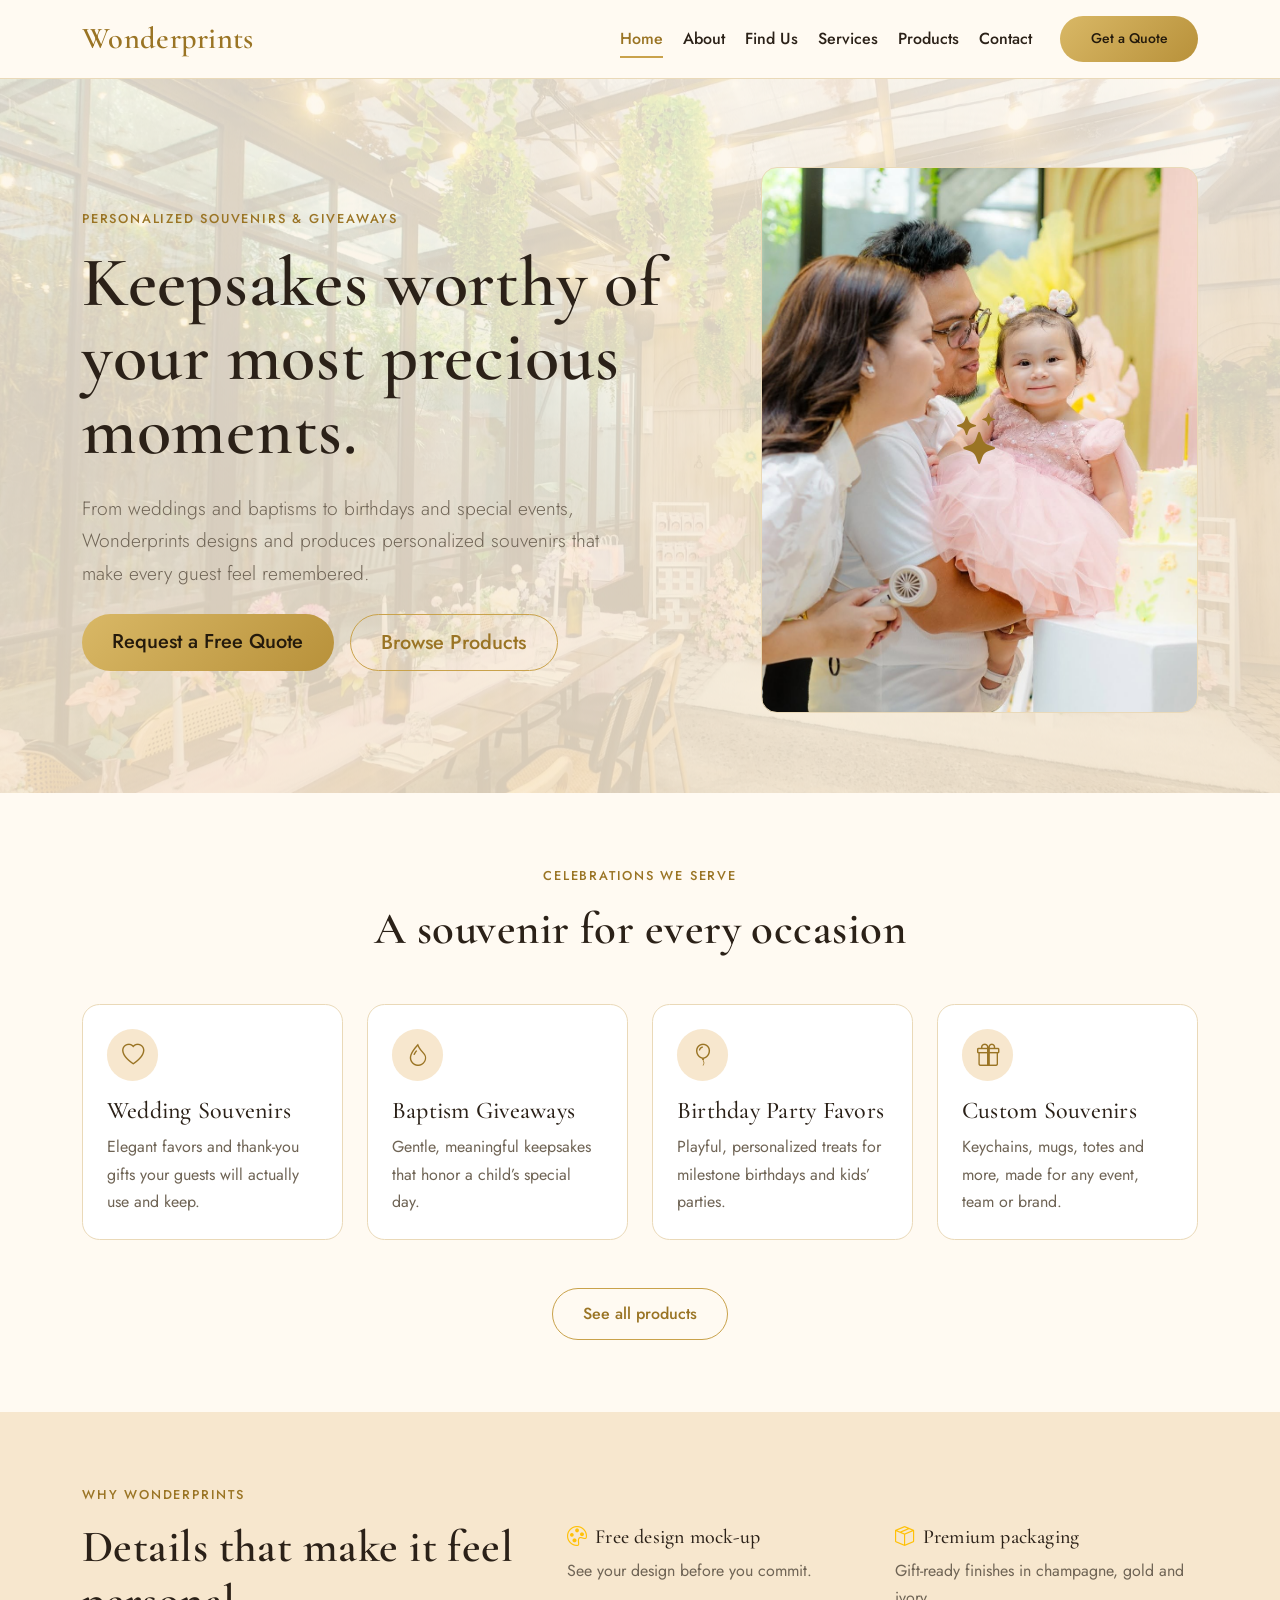
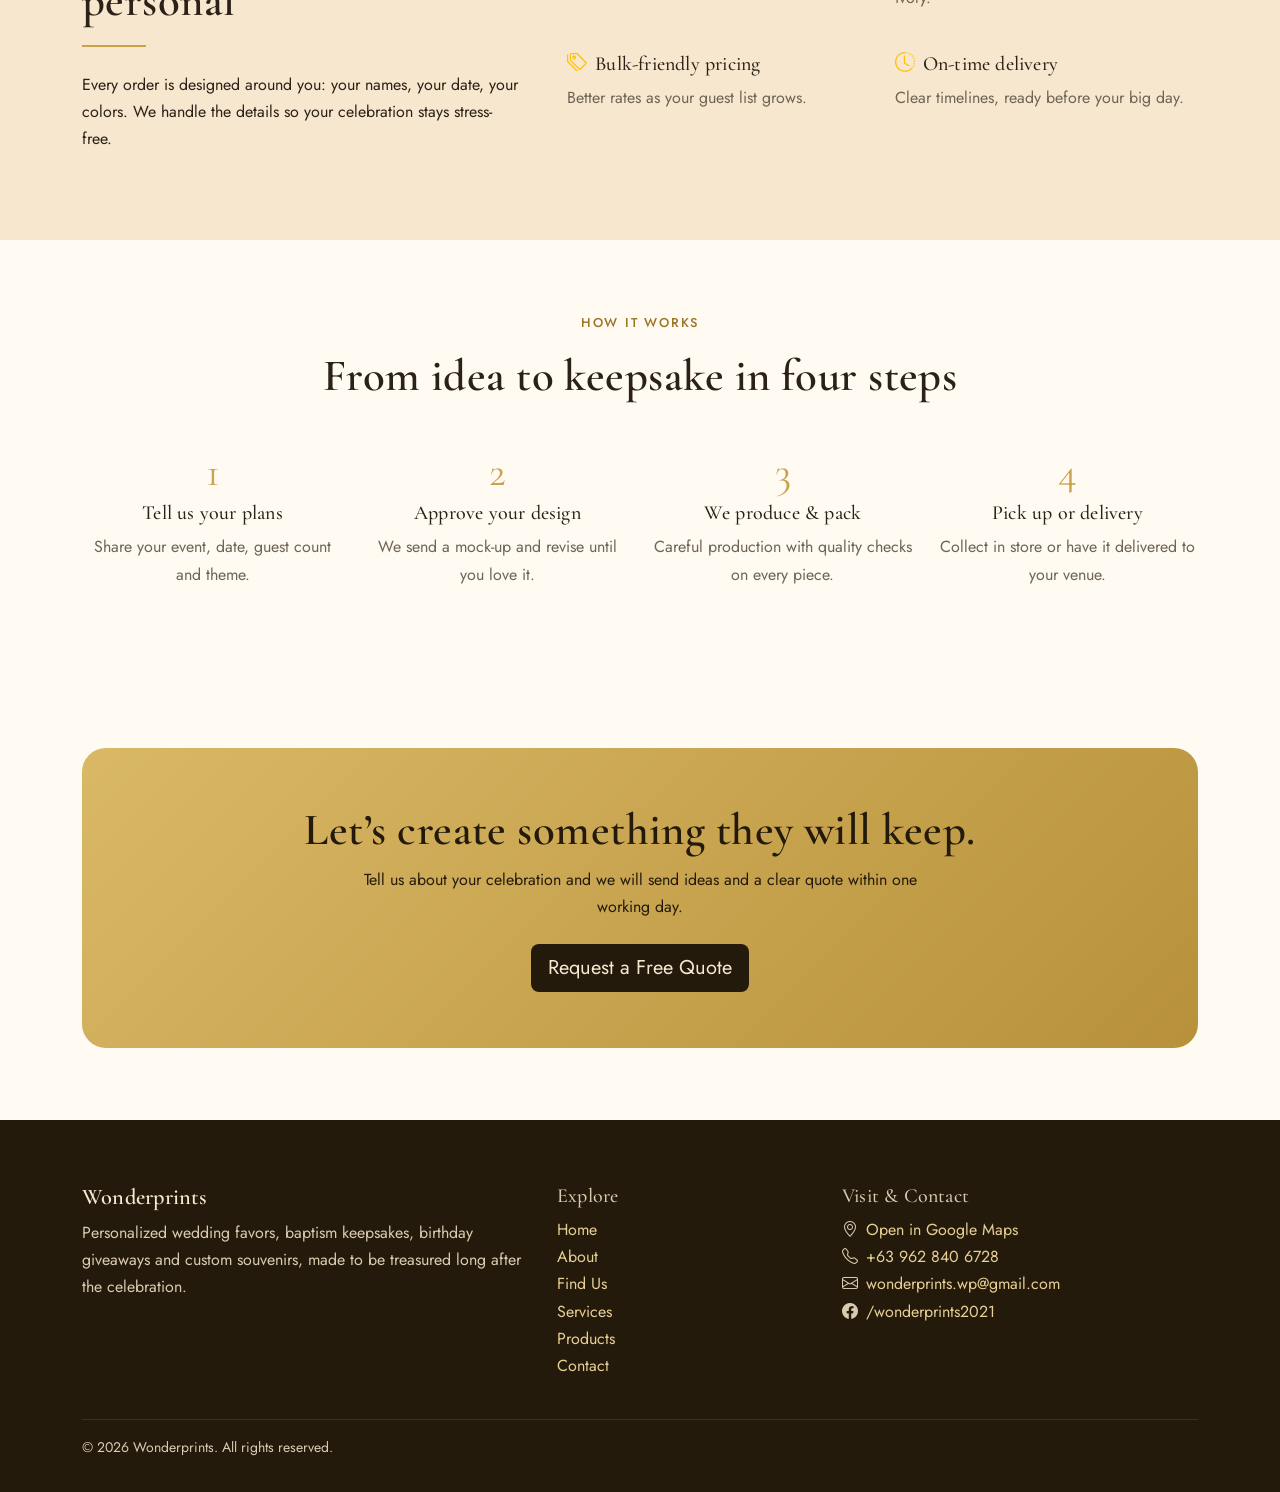
<file: index.html>
<!DOCTYPE html>
<html lang="en">
<head>
<meta charset="utf-8">
<meta name="viewport" content="width=device-width, initial-scale=1">
<title>Wonderprints | Personalized Wedding, Baptism &amp; Birthday Souvenirs</title>
<meta name="description" content="Wonderprints creates personalized wedding souvenirs, baptism giveaways, birthday party favors and custom keepsakes. Free design mock-ups and bulk pricing. Request a quote today.">
<meta name="robots" content="index, follow">
<link rel="canonical" href="https://www.wonderprints.example/">
<meta property="og:type" content="website">
<meta property="og:site_name" content="Wonderprints">
<meta property="og:title" content="Wonderprints | Personalized Wedding, Baptism &amp; Birthday Souvenirs">
<meta property="og:description" content="Wonderprints creates personalized wedding souvenirs, baptism giveaways, birthday party favors and custom keepsakes. Free design mock-ups and bulk pricing. Request a quote today.">
<meta property="og:url" content="https://www.wonderprints.example/">
<meta property="og:image" content="https://www.wonderprints.example/images/og-cover.jpg">
<meta name="twitter:card" content="summary_large_image">
<meta name="theme-color" content="#c9a24b">
<link rel="icon" href="images/favicon.png">
<link rel="preconnect" href="https://fonts.googleapis.com">
<link rel="preconnect" href="https://fonts.gstatic.com" crossorigin>
<link href="https://fonts.googleapis.com/css2?family=Cormorant+Garamond:wght@500;600;700&family=Jost:wght@400;500&display=swap" rel="stylesheet">
<link href="https://cdn.jsdelivr.net/npm/bootstrap@5.3.3/dist/css/bootstrap.min.css" rel="stylesheet">
<link href="https://cdn.jsdelivr.net/npm/bootstrap-icons@1.11.3/font/bootstrap-icons.min.css" rel="stylesheet">
<link href="css/style.css" rel="stylesheet">
<script type="application/ld+json">
{
 "@context": "https://schema.org",
 "@type": "Store",
 "name": "Wonderprints",
 "description": "Personalized wedding souvenirs, baptism giveaways, birthday party favors and custom keepsakes.",
 "url": "https://www.wonderprints.example",
 "telephone": "+63 900 000 0000",
 "email": "hello@wonderprints.example",
 "image": "https://www.wonderprints.example/images/og-cover.jpg",
 "priceRange": "$$",
 "address": {
  "@type": "PostalAddress",
  "addressLocality": "Quezon City",
  "addressCountry": "PH"
 },
 "geo": {
  "@type": "GeoCoordinates",
  "latitude": 14.7100538,
  "longitude": 121.0739733
 },
 "hasMap": "https://maps.app.goo.gl/F9HkmgFU5rPrVmsD6"
}
</script>
</head>
<body>
<a class="skip-link" href="#main">Skip to content</a>
<nav class="navbar navbar-expand-lg sticky-top" aria-label="Main navigation">
 <div class="container">
  <a class="navbar-brand" href="index.html">Wonderprints</a>
  <button class="navbar-toggler" type="button" data-bs-toggle="collapse" data-bs-target="#nav" aria-controls="nav" aria-expanded="false" aria-label="Toggle navigation"><span class="navbar-toggler-icon"></span></button>
  <div class="collapse navbar-collapse" id="nav">
   <ul class="navbar-nav ms-auto align-items-lg-center gap-lg-1">
    <li class="nav-item"><a class="nav-link active" href="index.html" aria-current="page">Home</a></li>
    <li class="nav-item"><a class="nav-link" href="about.html">About</a></li>
    <li class="nav-item"><a class="nav-link" href="map.html">Find Us</a></li>
    <li class="nav-item"><a class="nav-link" href="services.html">Services</a></li>
    <li class="nav-item"><a class="nav-link" href="products.html">Products</a></li>
    <li class="nav-item"><a class="nav-link" href="contact.html">Contact</a></li>
    <li class="nav-item ms-lg-3 mt-2 mt-lg-0"><a class="btn btn-gold btn-sm" href="contact.html">Get a Quote</a></li>
   </ul>
  </div>
 </div>
</nav>
<main id="main">
<section class="hero">
    <div class="parallax-bg has-img" style="--bg-img:url('../images/background.jpg')" data-parallax></div>
    <div class="container"><div class="row align-items-center g-5">
 <div class="col-lg-7">
  <p class="eyebrow">Personalized souvenirs &amp; giveaways</p>
  <h1>Keepsakes worthy of your most precious moments.</h1>
  <p class="lead my-4">From weddings and baptisms to birthdays and special events, Wonderprints designs and produces personalized souvenirs that make every guest feel remembered.</p>
  <div class="d-flex flex-wrap gap-3"><a class="btn btn-gold btn-lg" href="contact.html">Request a Free Quote</a><a class="btn btn-outline-gold btn-lg" href="products.html">Browse Products</a></div>
 </div>
 <div class="col-lg-5"><div class="ph tall" role="img" aria-label="Photo placeholder: personalized wedding souvenirs in champagne gold packaging"><i class="bi bi-stars"></i></div></div>
</div></div></section>
<section class="section"><div class="container">
 <div class="text-center mb-5"><p class="eyebrow">Celebrations we serve</p><h2>A souvenir for every occasion</h2></div>
 <div class="row g-4">
 <div class="col-md-6 col-lg-3"><div class="card-gold p-4"><span class="icon-circle mb-3"><i class="bi bi-heart"></i></span><h3 class="h4">Wedding Souvenirs</h3><p class="text-muted-2 mb-0">Elegant favors and thank-you gifts your guests will actually use and keep.</p></div></div>
 <div class="col-md-6 col-lg-3"><div class="card-gold p-4"><span class="icon-circle mb-3"><i class="bi bi-droplet"></i></span><h3 class="h4">Baptism Giveaways</h3><p class="text-muted-2 mb-0">Gentle, meaningful keepsakes that honor a child&rsquo;s special day.</p></div></div>
 <div class="col-md-6 col-lg-3"><div class="card-gold p-4"><span class="icon-circle mb-3"><i class="bi bi-balloon"></i></span><h3 class="h4">Birthday Party Favors</h3><p class="text-muted-2 mb-0">Playful, personalized treats for milestone birthdays and kids&rsquo; parties.</p></div></div>
 <div class="col-md-6 col-lg-3"><div class="card-gold p-4"><span class="icon-circle mb-3"><i class="bi bi-gift"></i></span><h3 class="h4">Custom Souvenirs</h3><p class="text-muted-2 mb-0">Keychains, mugs, totes and more, made for any event, team or brand.</p></div></div>
 </div><div class="text-center mt-5"><a class="btn btn-outline-gold" href="products.html">See all products</a></div>
</div></section>
<section class="section section-alt"><div class="container">
 <div class="row g-5 align-items-center">
  <div class="col-lg-5"><p class="eyebrow">Why Wonderprints</p><h2>Details that make it feel personal</h2><div class="divider"></div>
   <p>Every order is designed around you: your names, your date, your colors. We handle the details so your celebration stays stress-free.</p></div>
  <div class="col-lg-7"><div class="row g-4">
   <div class="col-sm-6"><h3 class="h5"><i class="bi bi-palette text-warning me-2"></i>Free design mock-up</h3><p class="text-muted-2">See your design before you commit.</p></div>
   <div class="col-sm-6"><h3 class="h5"><i class="bi bi-box-seam text-warning me-2"></i>Premium packaging</h3><p class="text-muted-2">Gift-ready finishes in champagne, gold and ivory.</p></div>
   <div class="col-sm-6"><h3 class="h5"><i class="bi bi-tags text-warning me-2"></i>Bulk-friendly pricing</h3><p class="text-muted-2">Better rates as your guest list grows.</p></div>
   <div class="col-sm-6"><h3 class="h5"><i class="bi bi-clock-history text-warning me-2"></i>On-time delivery</h3><p class="text-muted-2">Clear timelines, ready before your big day.</p></div>
  </div></div>
 </div>
</div></section>
<section class="section"><div class="container">
 <div class="text-center mb-5"><p class="eyebrow">How it works</p><h2>From idea to keepsake in four steps</h2></div>
 <div class="row g-4 text-center">
  <div class="col-sm-6 col-lg-3"><div class="step-num">1</div><h3 class="h5 mt-2">Tell us your plans</h3><p class="text-muted-2">Share your event, date, guest count and theme.</p></div>
  <div class="col-sm-6 col-lg-3"><div class="step-num">2</div><h3 class="h5 mt-2">Approve your design</h3><p class="text-muted-2">We send a mock-up and revise until you love it.</p></div>
  <div class="col-sm-6 col-lg-3"><div class="step-num">3</div><h3 class="h5 mt-2">We produce &amp; pack</h3><p class="text-muted-2">Careful production with quality checks on every piece.</p></div>
  <div class="col-sm-6 col-lg-3"><div class="step-num">4</div><h3 class="h5 mt-2">Pick up or delivery</h3><p class="text-muted-2">Collect in store or have it delivered to your venue.</p></div>
 </div>
</div></section>
<section class="section"><div class="container"><div class="cta-band">
 <h2>Let&rsquo;s create something they will keep.</h2>
 <p class="mb-4 mx-auto" style="max-width:36rem">Tell us about your celebration and we will send ideas and a clear quote within one working day.</p>
 <a class="btn btn-lg" href="contact.html">Request a Free Quote</a></div></div></section>
</main>
<footer>
 <div class="container">
  <div class="row g-4">
   <div class="col-lg-5">
    <h3>Wonderprints</h3>
    <p>Personalized wedding favors, baptism keepsakes, birthday giveaways and custom souvenirs, made to be treasured long after the celebration.</p>
   </div>
   <div class="col-6 col-lg-3"><h3 class="h5">Explore</h3><ul class="list-unstyled"><li><a href="index.html">Home</a></li><li><a href="about.html">About</a></li><li><a href="map.html">Find Us</a></li><li><a href="services.html">Services</a></li><li><a href="products.html">Products</a></li><li><a href="contact.html">Contact</a></li></ul></div>
   <div class="col-6 col-lg-4">
    <h3 class="h5">Visit &amp; Contact</h3>
    <ul class="list-unstyled">
     <li><i class="bi bi-geo-alt me-2"></i><a href="https://maps.app.goo.gl/F9HkmgFU5rPrVmsD6" target="_blank" rel="noopener">Open in Google Maps</a></li>
     <li><i class="bi bi-telephone me-2"></i><a href="tel:+639628406728">+63 962 840 6728</a></li>
     <li><i class="bi bi-envelope me-2"></i><a href="mailto:wonderprints.wp@gmail.com">wonderprints.wp@gmail.com</a></li>
     <li><i class="bi bi-facebook me-2"></i><a href="https://www.facebook.com/wonderprints2021" target="_blank">/wonderprints2021</a></li>
    </ul>
   </div>
  </div>
  <hr class="border-secondary mt-4">
  <p class="small mb-0">&copy; <span id="year">2026</span> Wonderprints. All rights reserved.</p>
 </div>
</footer>
<script src="https://cdn.jsdelivr.net/npm/bootstrap@5.3.3/dist/js/bootstrap.bundle.min.js"></script>
<script src="js/main.js"></script>
</body>
</html>
</file>
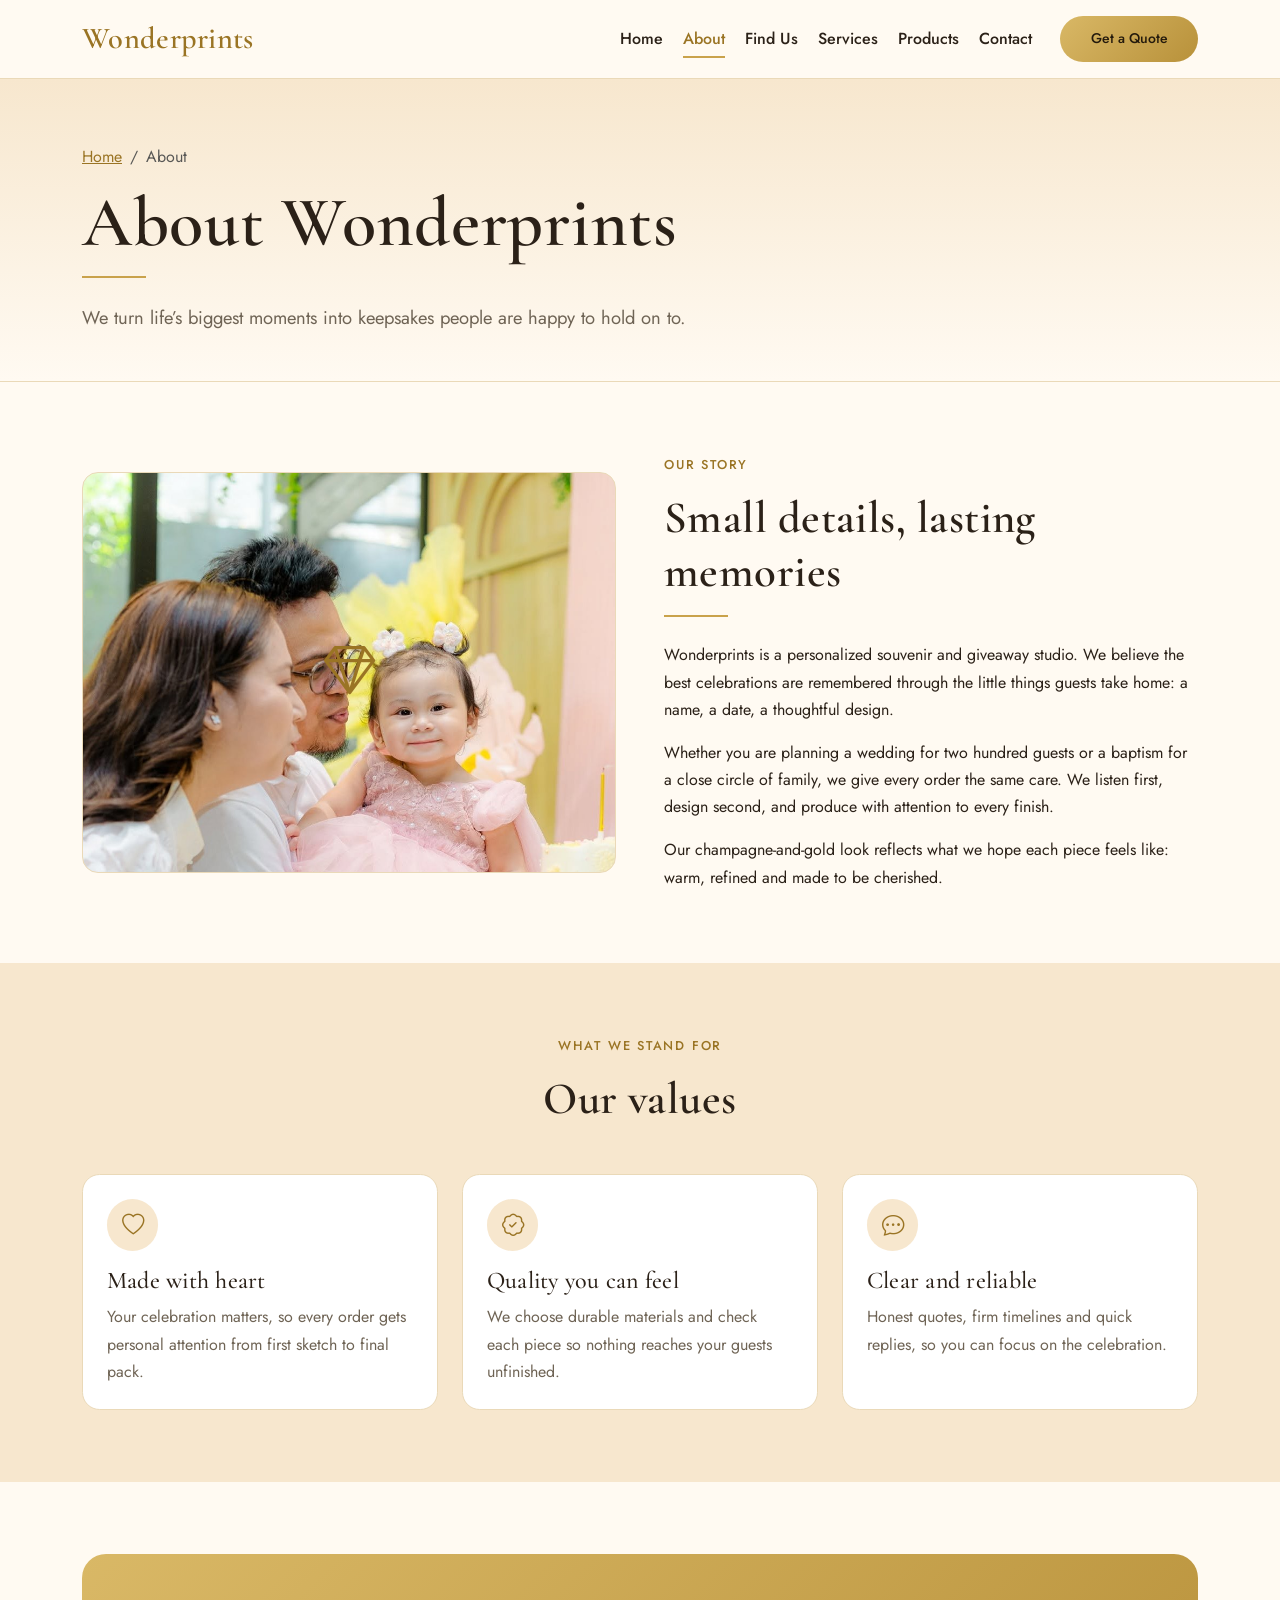
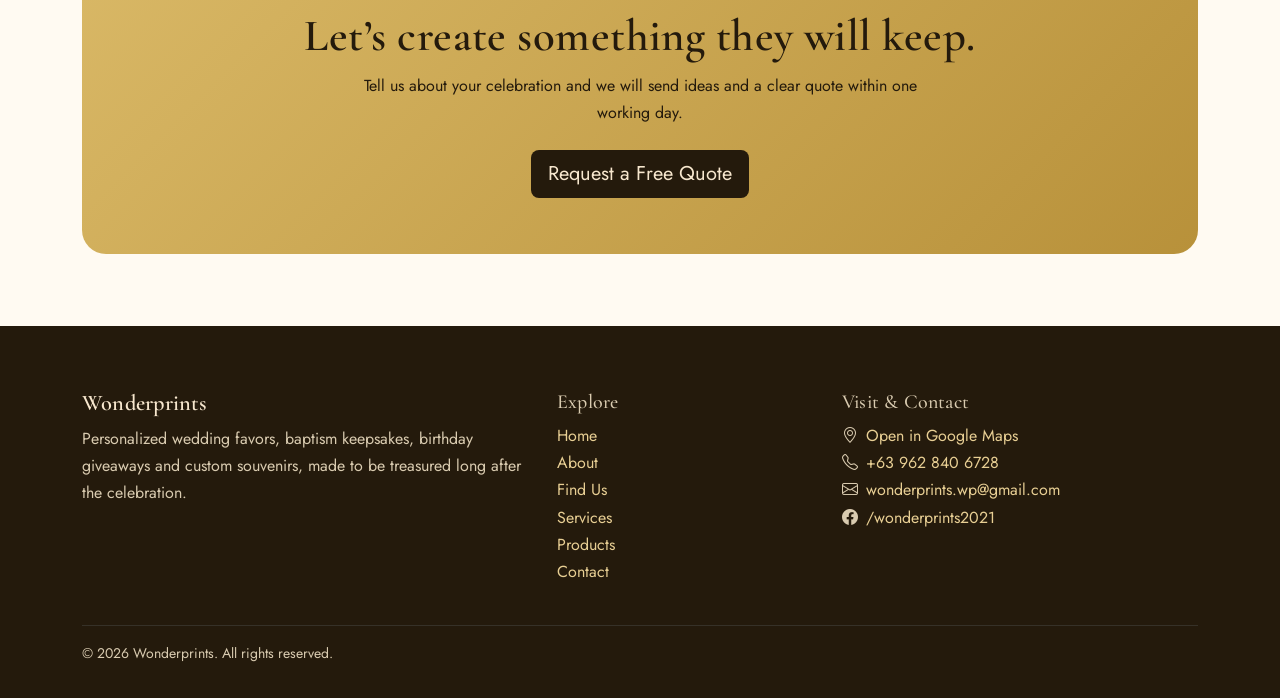
<file: about.html>
<!DOCTYPE html>
<html lang="en">
<head>
<meta charset="utf-8">
<meta name="viewport" content="width=device-width, initial-scale=1">
<title>About Wonderprints | Custom Souvenir &amp; Giveaway Makers</title>
<meta name="description" content="Meet Wonderprints, a souvenir and giveaway studio crafting personalized keepsakes for weddings, baptisms, birthdays and special events with care and attention to detail.">
<meta name="robots" content="index, follow">
<link rel="canonical" href="https://www.wonderprints.example/about.html">
<meta property="og:type" content="website">
<meta property="og:site_name" content="Wonderprints">
<meta property="og:title" content="About Wonderprints | Custom Souvenir &amp; Giveaway Makers">
<meta property="og:description" content="Meet Wonderprints, a souvenir and giveaway studio crafting personalized keepsakes for weddings, baptisms, birthdays and special events with care and attention to detail.">
<meta property="og:url" content="https://www.wonderprints.example/about.html">
<meta property="og:image" content="https://www.wonderprints.example/images/og-cover.jpg">
<meta name="twitter:card" content="summary_large_image">
<meta name="theme-color" content="#c9a24b">
<link rel="icon" href="images/favicon.png">
<link rel="preconnect" href="https://fonts.googleapis.com">
<link rel="preconnect" href="https://fonts.gstatic.com" crossorigin>
<link href="https://fonts.googleapis.com/css2?family=Cormorant+Garamond:wght@500;600;700&family=Jost:wght@400;500&display=swap" rel="stylesheet">
<link href="https://cdn.jsdelivr.net/npm/bootstrap@5.3.3/dist/css/bootstrap.min.css" rel="stylesheet">
<link href="https://cdn.jsdelivr.net/npm/bootstrap-icons@1.11.3/font/bootstrap-icons.min.css" rel="stylesheet">
<link href="css/style.css" rel="stylesheet">
</head>
<body>
<a class="skip-link" href="#main">Skip to content</a>
<nav class="navbar navbar-expand-lg sticky-top" aria-label="Main navigation">
 <div class="container">
  <a class="navbar-brand" href="index.html">Wonderprints</a>
  <button class="navbar-toggler" type="button" data-bs-toggle="collapse" data-bs-target="#nav" aria-controls="nav" aria-expanded="false" aria-label="Toggle navigation"><span class="navbar-toggler-icon"></span></button>
  <div class="collapse navbar-collapse" id="nav">
   <ul class="navbar-nav ms-auto align-items-lg-center gap-lg-1">
    <li class="nav-item"><a class="nav-link" href="index.html">Home</a></li>
    <li class="nav-item"><a class="nav-link active" href="about.html" aria-current="page">About</a></li>
    <li class="nav-item"><a class="nav-link" href="map.html">Find Us</a></li>
    <li class="nav-item"><a class="nav-link" href="services.html">Services</a></li>
    <li class="nav-item"><a class="nav-link" href="products.html">Products</a></li>
    <li class="nav-item"><a class="nav-link" href="contact.html">Contact</a></li>
    <li class="nav-item ms-lg-3 mt-2 mt-lg-0"><a class="btn btn-gold btn-sm" href="contact.html">Get a Quote</a></li>
   </ul>
  </div>
 </div>
</nav>
<main id="main">
<header class="page-hero"><div class="container">
 <nav aria-label="breadcrumb"><ol class="breadcrumb small"><li class="breadcrumb-item"><a href="index.html">Home</a></li><li class="breadcrumb-item active" aria-current="page">About</li></ol></nav>
 <h1>About Wonderprints</h1><div class="divider"></div><p>We turn life&rsquo;s biggest moments into keepsakes people are happy to hold on to.</p></div></header>
<section class="section"><div class="container"><div class="row g-5 align-items-center">
 <div class="col-lg-6"><div class="ph" role="img" aria-label="Photo placeholder: the Wonderprints team preparing souvenirs"><i class="bi bi-gem"></i></div></div>
 <div class="col-lg-6"><p class="eyebrow">Our story</p><h2>Small details, lasting memories</h2><div class="divider"></div>
  <p>Wonderprints is a personalized souvenir and giveaway studio. We believe the best celebrations are remembered through the little things guests take home: a name, a date, a thoughtful design.</p>
  <p>Whether you are planning a wedding for two hundred guests or a baptism for a close circle of family, we give every order the same care. We listen first, design second, and produce with attention to every finish.</p>
  <p class="mb-0">Our champagne-and-gold look reflects what we hope each piece feels like: warm, refined and made to be cherished.</p></div>
</div></div></section>
<section class="section section-alt"><div class="container">
 <div class="text-center mb-5"><p class="eyebrow">What we stand for</p><h2>Our values</h2></div>
 <div class="row g-4">
  <div class="col-md-4"><div class="card-gold p-4"><span class="icon-circle mb-3"><i class="bi bi-heart"></i></span><h3 class="h4">Made with heart</h3><p class="text-muted-2 mb-0">Your celebration matters, so every order gets personal attention from first sketch to final pack.</p></div></div>
  <div class="col-md-4"><div class="card-gold p-4"><span class="icon-circle mb-3"><i class="bi bi-patch-check"></i></span><h3 class="h4">Quality you can feel</h3><p class="text-muted-2 mb-0">We choose durable materials and check each piece so nothing reaches your guests unfinished.</p></div></div>
  <div class="col-md-4"><div class="card-gold p-4"><span class="icon-circle mb-3"><i class="bi bi-chat-dots"></i></span><h3 class="h4">Clear and reliable</h3><p class="text-muted-2 mb-0">Honest quotes, firm timelines and quick replies, so you can focus on the celebration.</p></div></div>
 </div>
</div></section>
<section class="section"><div class="container"><div class="cta-band">
 <h2>Let&rsquo;s create something they will keep.</h2>
 <p class="mb-4 mx-auto" style="max-width:36rem">Tell us about your celebration and we will send ideas and a clear quote within one working day.</p>
 <a class="btn btn-lg" href="contact.html">Request a Free Quote</a></div></div></section>
</main>
<footer>
 <div class="container">
  <div class="row g-4">
   <div class="col-lg-5">
    <h3>Wonderprints</h3>
    <p>Personalized wedding favors, baptism keepsakes, birthday giveaways and custom souvenirs, made to be treasured long after the celebration.</p>
   </div>
   <div class="col-6 col-lg-3"><h3 class="h5">Explore</h3><ul class="list-unstyled"><li><a href="index.html">Home</a></li><li><a href="about.html">About</a></li><li><a href="map.html">Find Us</a></li><li><a href="services.html">Services</a></li><li><a href="products.html">Products</a></li><li><a href="contact.html">Contact</a></li></ul></div>
   <div class="col-6 col-lg-4">
    <h3 class="h5">Visit &amp; Contact</h3>
    <ul class="list-unstyled">
     <li><i class="bi bi-geo-alt me-2"></i><a href="https://maps.app.goo.gl/F9HkmgFU5rPrVmsD6" target="_blank" rel="noopener">Open in Google Maps</a></li>
     <li><i class="bi bi-telephone me-2"></i><a href="tel:+639628406728">+63 962 840 6728</a></li>
     <li><i class="bi bi-envelope me-2"></i><a href="mailto:wonderprints.wp@gmail.com">wonderprints.wp@gmail.com</a></li>
     <li><i class="bi bi-facebook me-2"></i><a href="https://www.facebook.com/wonderprints2021" target="_blank">/wonderprints2021</a></li>
    </ul>
   </div>
  </div>
  <hr class="border-secondary mt-4">
  <p class="small mb-0">&copy; <span id="year">2026</span> Wonderprints. All rights reserved.</p>
 </div>
</footer>
<script src="https://cdn.jsdelivr.net/npm/bootstrap@5.3.3/dist/js/bootstrap.bundle.min.js"></script>
<script src="js/main.js"></script>
</body>
</html>
</file>
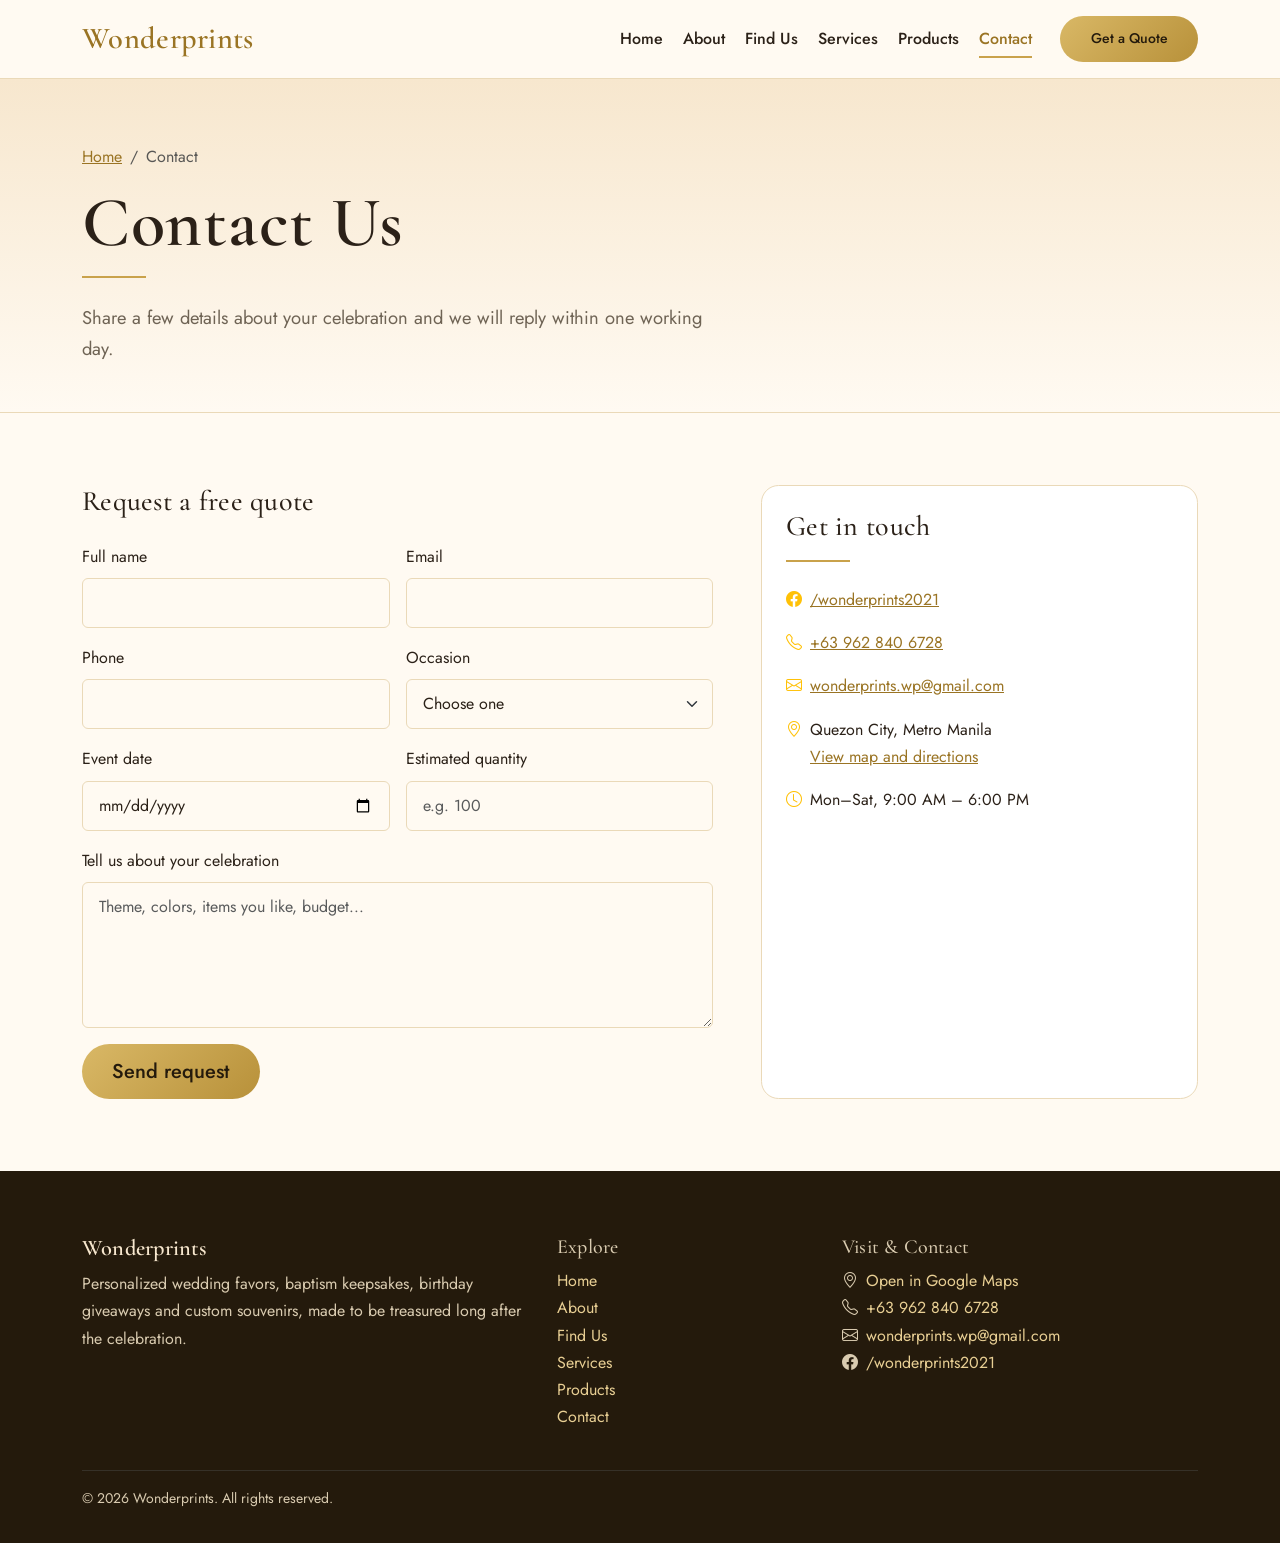
<file: contact.html>
<!DOCTYPE html>
<html lang="en">
<head>
<meta charset="utf-8">
<meta name="viewport" content="width=device-width, initial-scale=1">
<title>Contact Wonderprints | Request a Free Quote</title>
<meta name="description" content="Contact Wonderprints for personalized wedding, baptism and birthday souvenirs. Share your event details and get a free design mock-up and quote within one working day.">
<meta name="robots" content="index, follow">
<link rel="canonical" href="https://www.wonderprints.example/contact.html">
<meta property="og:type" content="website">
<meta property="og:site_name" content="Wonderprints">
<meta property="og:title" content="Contact Wonderprints | Request a Free Quote">
<meta property="og:description" content="Contact Wonderprints for personalized wedding, baptism and birthday souvenirs. Share your event details and get a free design mock-up and quote within one working day.">
<meta property="og:url" content="https://www.wonderprints.example/contact.html">
<meta property="og:image" content="https://www.wonderprints.example/images/og-cover.jpg">
<meta name="twitter:card" content="summary_large_image">
<meta name="theme-color" content="#c9a24b">
<link rel="icon" href="images/favicon.png">
<link rel="preconnect" href="https://fonts.googleapis.com">
<link rel="preconnect" href="https://fonts.gstatic.com" crossorigin>
<link href="https://fonts.googleapis.com/css2?family=Cormorant+Garamond:wght@500;600;700&family=Jost:wght@400;500&display=swap" rel="stylesheet">
<link href="https://cdn.jsdelivr.net/npm/bootstrap@5.3.3/dist/css/bootstrap.min.css" rel="stylesheet">
<link href="https://cdn.jsdelivr.net/npm/bootstrap-icons@1.11.3/font/bootstrap-icons.min.css" rel="stylesheet">
<link href="css/style.css" rel="stylesheet">
</head>
<body>
<a class="skip-link" href="#main">Skip to content</a>
<nav class="navbar navbar-expand-lg sticky-top" aria-label="Main navigation">
 <div class="container">
  <a class="navbar-brand" href="index.html">Wonderprints</a>
  <button class="navbar-toggler" type="button" data-bs-toggle="collapse" data-bs-target="#nav" aria-controls="nav" aria-expanded="false" aria-label="Toggle navigation"><span class="navbar-toggler-icon"></span></button>
  <div class="collapse navbar-collapse" id="nav">
   <ul class="navbar-nav ms-auto align-items-lg-center gap-lg-1">
    <li class="nav-item"><a class="nav-link" href="index.html">Home</a></li>
    <li class="nav-item"><a class="nav-link" href="about.html">About</a></li>
    <li class="nav-item"><a class="nav-link" href="map.html">Find Us</a></li>
    <li class="nav-item"><a class="nav-link" href="services.html">Services</a></li>
    <li class="nav-item"><a class="nav-link" href="products.html">Products</a></li>
    <li class="nav-item"><a class="nav-link active" href="contact.html" aria-current="page">Contact</a></li>
    <li class="nav-item ms-lg-3 mt-2 mt-lg-0"><a class="btn btn-gold btn-sm" href="contact.html">Get a Quote</a></li>
   </ul>
  </div>
 </div>
</nav>
<main id="main">
<header class="page-hero"><div class="container">
 <nav aria-label="breadcrumb"><ol class="breadcrumb small"><li class="breadcrumb-item"><a href="index.html">Home</a></li><li class="breadcrumb-item active" aria-current="page">Contact</li></ol></nav>
 <h1>Contact Us</h1><div class="divider"></div><p>Share a few details about your celebration and we will reply within one working day.</p></div></header>
<section class="section"><div class="container"><div class="row g-5">
 <div class="col-lg-7">
  <h2 class="h3 mb-4">Request a free quote</h2>
  <!-- TODO: replace the action URL with your form service (e.g. Formspree) -->
  <form class="needs-validation" action="https://formspree.io/f/your-form-id" method="POST" novalidate>
   <div class="row g-3">
    <div class="col-md-6"><label class="form-label" for="name">Full name</label><input class="form-control" id="name" name="name" autocomplete="name" required><div class="invalid-feedback">Please enter your name.</div></div>
    <div class="col-md-6"><label class="form-label" for="email">Email</label><input class="form-control" type="email" id="email" name="email" autocomplete="email" required><div class="invalid-feedback">Please enter a valid email.</div></div>
    <div class="col-md-6"><label class="form-label" for="phone">Phone</label><input class="form-control" type="tel" id="phone" name="phone" autocomplete="tel"></div>
    <div class="col-md-6"><label class="form-label" for="event">Occasion</label><select class="form-select" id="event" name="occasion" required><option value="">Choose one</option><option>Wedding</option><option>Baptism</option><option>Birthday</option><option>Other souvenirs</option></select><div class="invalid-feedback">Please choose an occasion.</div></div>
    <div class="col-md-6"><label class="form-label" for="date">Event date</label><input class="form-control" type="date" id="date" name="event_date"></div>
    <div class="col-md-6"><label class="form-label" for="qty">Estimated quantity</label><input class="form-control" type="number" min="1" id="qty" name="quantity" placeholder="e.g. 100"></div>
    <div class="col-12"><label class="form-label" for="msg">Tell us about your celebration</label><textarea class="form-control" id="msg" name="message" rows="5" required placeholder="Theme, colors, items you like, budget..."></textarea><div class="invalid-feedback">Please add a short message.</div></div>
    <div class="col-12"><button class="btn btn-gold btn-lg" type="submit">Send request</button></div>
   </div>
  </form>
 </div>
 <div class="col-lg-5"><div class="card-gold p-4">
  <h2 class="h3">Get in touch</h2><div class="divider"></div>
  <p><i class="bi bi-facebook text-warning me-2"></i><a href="https://www.facebook.com/wonderprints2021" target="_blank">/wonderprints2021</a></p>
  <p><i class="bi bi-telephone text-warning me-2"></i><a href="tel:+639628406728">+63 962 840 6728</a></p>
  <p><i class="bi bi-envelope text-warning me-2"></i><a href="mailto:wonderprints.wp@gmail.com">wonderprints.wp@gmail.com</a></p>
  <p><i class="bi bi-geo-alt text-warning me-2"></i>Quezon City, Metro Manila<br><a class="ms-4" href="map.html">View map and directions</a></p>
  <p class="mb-0"><i class="bi bi-clock text-warning me-2"></i>Mon&ndash;Sat, 9:00 AM &ndash; 6:00 PM</p>
 </div></div>
</div></div></section>
</main>
<footer>
 <div class="container">
  <div class="row g-4">
   <div class="col-lg-5">
    <h3>Wonderprints</h3>
    <p>Personalized wedding favors, baptism keepsakes, birthday giveaways and custom souvenirs, made to be treasured long after the celebration.</p>
   </div>
   <div class="col-6 col-lg-3"><h3 class="h5">Explore</h3><ul class="list-unstyled"><li><a href="index.html">Home</a></li><li><a href="about.html">About</a></li><li><a href="map.html">Find Us</a></li><li><a href="services.html">Services</a></li><li><a href="products.html">Products</a></li><li><a href="contact.html">Contact</a></li></ul></div>
   <div class="col-6 col-lg-4">
    <h3 class="h5">Visit &amp; Contact</h3>
    <ul class="list-unstyled">
     <li><i class="bi bi-geo-alt me-2"></i><a href="https://maps.app.goo.gl/F9HkmgFU5rPrVmsD6" target="_blank" rel="noopener">Open in Google Maps</a></li>
     <li><i class="bi bi-telephone me-2"></i><a href="tel:+639628406728">+63 962 840 6728</a></li>
     <li><i class="bi bi-envelope me-2"></i><a href="mailto:wonderprints.wp@gmail.com">wonderprints.wp@gmail.com</a></li>
     <li><i class="bi bi-facebook me-2"></i><a href="https://www.facebook.com/wonderprints2021" target="_blank">/wonderprints2021</a></li>
    </ul>
   </div>
  </div>
  <hr class="border-secondary mt-4">
  <p class="small mb-0">&copy; <span id="year">2026</span> Wonderprints. All rights reserved.</p>
 </div>
</footer>
<script src="https://cdn.jsdelivr.net/npm/bootstrap@5.3.3/dist/js/bootstrap.bundle.min.js"></script>
<script src="js/main.js"></script>
</body>
</html>
</file>
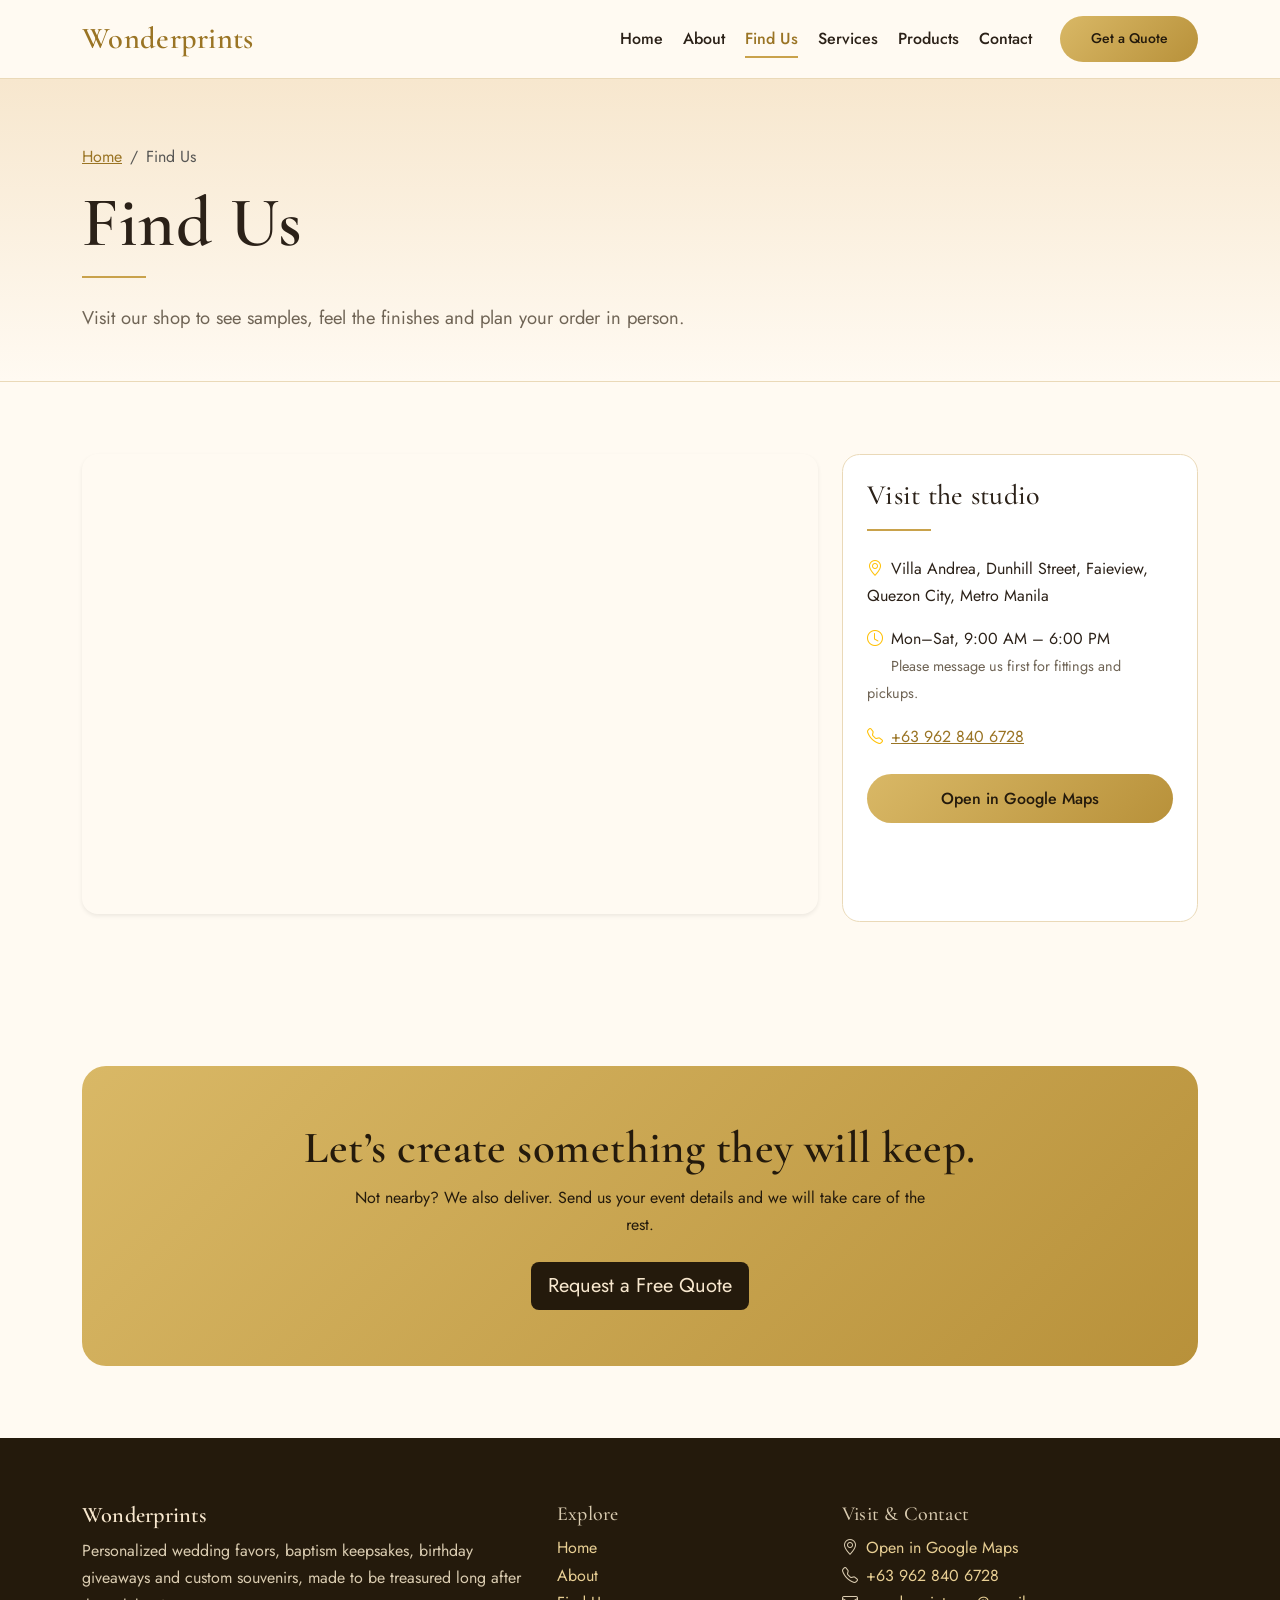
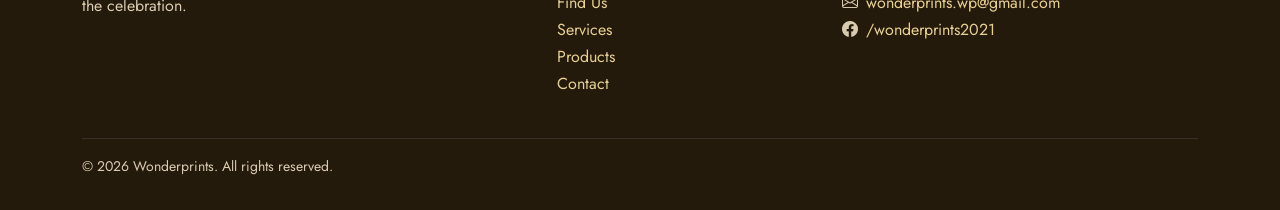
<file: map.html>
<!DOCTYPE html>
<html lang="en">
<head>
<meta charset="utf-8">
<meta name="viewport" content="width=device-width, initial-scale=1">
<title>Find Wonderprints | Location &amp; Directions</title>
<meta name="description" content="Find the Wonderprints studio on Google Maps. Get directions, visit our shop and see sample souvenirs for weddings, baptisms and birthdays in person.">
<meta name="robots" content="index, follow">
<link rel="canonical" href="https://www.wonderprints.example/map.html">
<meta property="og:type" content="website">
<meta property="og:site_name" content="Wonderprints">
<meta property="og:title" content="Find Wonderprints | Location &amp; Directions">
<meta property="og:description" content="Find the Wonderprints studio on Google Maps. Get directions, visit our shop and see sample souvenirs for weddings, baptisms and birthdays in person.">
<meta property="og:url" content="https://www.wonderprints.example/map.html">
<meta property="og:image" content="https://www.wonderprints.example/images/og-cover.jpg">
<meta name="twitter:card" content="summary_large_image">
<meta name="theme-color" content="#c9a24b">
<link rel="icon" href="images/favicon.png">
<link rel="preconnect" href="https://fonts.googleapis.com">
<link rel="preconnect" href="https://fonts.gstatic.com" crossorigin>
<link href="https://fonts.googleapis.com/css2?family=Cormorant+Garamond:wght@500;600;700&family=Jost:wght@400;500&display=swap" rel="stylesheet">
<link href="https://cdn.jsdelivr.net/npm/bootstrap@5.3.3/dist/css/bootstrap.min.css" rel="stylesheet">
<link href="https://cdn.jsdelivr.net/npm/bootstrap-icons@1.11.3/font/bootstrap-icons.min.css" rel="stylesheet">
<link href="css/style.css" rel="stylesheet">
</head>
<body>
<a class="skip-link" href="#main">Skip to content</a>
<nav class="navbar navbar-expand-lg sticky-top" aria-label="Main navigation">
 <div class="container">
  <a class="navbar-brand" href="index.html">Wonderprints</a>
  <button class="navbar-toggler" type="button" data-bs-toggle="collapse" data-bs-target="#nav" aria-controls="nav" aria-expanded="false" aria-label="Toggle navigation"><span class="navbar-toggler-icon"></span></button>
  <div class="collapse navbar-collapse" id="nav">
   <ul class="navbar-nav ms-auto align-items-lg-center gap-lg-1">
    <li class="nav-item"><a class="nav-link" href="index.html">Home</a></li>
    <li class="nav-item"><a class="nav-link" href="about.html">About</a></li>
    <li class="nav-item"><a class="nav-link active" href="map.html" aria-current="page">Find Us</a></li>
    <li class="nav-item"><a class="nav-link" href="services.html">Services</a></li>
    <li class="nav-item"><a class="nav-link" href="products.html">Products</a></li>
    <li class="nav-item"><a class="nav-link" href="contact.html">Contact</a></li>
    <li class="nav-item ms-lg-3 mt-2 mt-lg-0"><a class="btn btn-gold btn-sm" href="contact.html">Get a Quote</a></li>
   </ul>
  </div>
 </div>
</nav>
<main id="main">
<header class="page-hero"><div class="container">
 <nav aria-label="breadcrumb"><ol class="breadcrumb small"><li class="breadcrumb-item"><a href="index.html">Home</a></li><li class="breadcrumb-item active" aria-current="page">Find Us</li></ol></nav>
 <h1>Find Us</h1><div class="divider"></div><p>Visit our shop to see samples, feel the finishes and plan your order in person.</p></div></header>
<section class="section"><div class="container"><div class="row g-4">
 <div class="col-lg-8"><iframe class="map-frame shadow-sm" title="Wonderprints location on Google Maps" loading="lazy" referrerpolicy="no-referrer-when-downgrade"
  src="https://www.google.com/maps?q=14.7100538,121.0739733&amp;z=17&amp;output=embed" allowfullscreen></iframe></div>
 <div class="col-lg-4"><div class="card-gold p-4">
  <h2 class="h3">Visit the studio</h2><div class="divider"></div>
  <p><i class="bi bi-geo-alt text-warning me-2"></i>Villa Andrea, Dunhill Street, Faieview, Quezon City, Metro Manila</p>
  <p><i class="bi bi-clock text-warning me-2"></i>Mon&ndash;Sat, 9:00 AM &ndash; 6:00 PM<br><span class="ms-4 price-note">Please message us first for fittings and pickups.</span></p>
  <p><i class="bi bi-telephone text-warning me-2"></i><a href="tel:+639000000000">+63 962 840 6728</a></p>
  <a class="btn btn-gold w-100 mt-2" href="https://maps.app.goo.gl/F9HkmgFU5rPrVmsD6" target="_blank" rel="noopener">Open in Google Maps</a>
 </div></div>
</div></div></section>
<section class="section"><div class="container"><div class="cta-band">
 <h2>Let&rsquo;s create something they will keep.</h2>
 <p class="mb-4 mx-auto" style="max-width:36rem">Not nearby? We also deliver. Send us your event details and we will take care of the rest.</p>
 <a class="btn btn-lg" href="contact.html">Request a Free Quote</a></div></div></section>
</main>
<footer>
 <div class="container">
  <div class="row g-4">
   <div class="col-lg-5">
    <h3>Wonderprints</h3>
    <p>Personalized wedding favors, baptism keepsakes, birthday giveaways and custom souvenirs, made to be treasured long after the celebration.</p>
   </div>
   <div class="col-6 col-lg-3"><h3 class="h5">Explore</h3><ul class="list-unstyled"><li><a href="index.html">Home</a></li><li><a href="about.html">About</a></li><li><a href="map.html">Find Us</a></li><li><a href="services.html">Services</a></li><li><a href="products.html">Products</a></li><li><a href="contact.html">Contact</a></li></ul></div>
   <div class="col-6 col-lg-4">
    <h3 class="h5">Visit &amp; Contact</h3>
    <ul class="list-unstyled">
     <li><i class="bi bi-geo-alt me-2"></i><a href="https://maps.app.goo.gl/F9HkmgFU5rPrVmsD6" target="_blank" rel="noopener">Open in Google Maps</a></li>
     <li><i class="bi bi-telephone me-2"></i><a href="tel:+639628406728">+63 962 840 6728</a></li>
     <li><i class="bi bi-envelope me-2"></i><a href="mailto:wonderprints.wp@gmail.com">wonderprints.wp@gmail.com</a></li>
     <li><i class="bi bi-facebook me-2"></i><a href="https://www.facebook.com/wonderprints2021" target="_blank">/wonderprints2021</a></li>
    </ul>
   </div>
  </div>
  <hr class="border-secondary mt-4">
  <p class="small mb-0">&copy; <span id="year">2026</span> Wonderprints. All rights reserved.</p>
 </div>
</footer>
<script src="https://cdn.jsdelivr.net/npm/bootstrap@5.3.3/dist/js/bootstrap.bundle.min.js"></script>
<script src="js/main.js"></script>
</body>
</html>
</file>
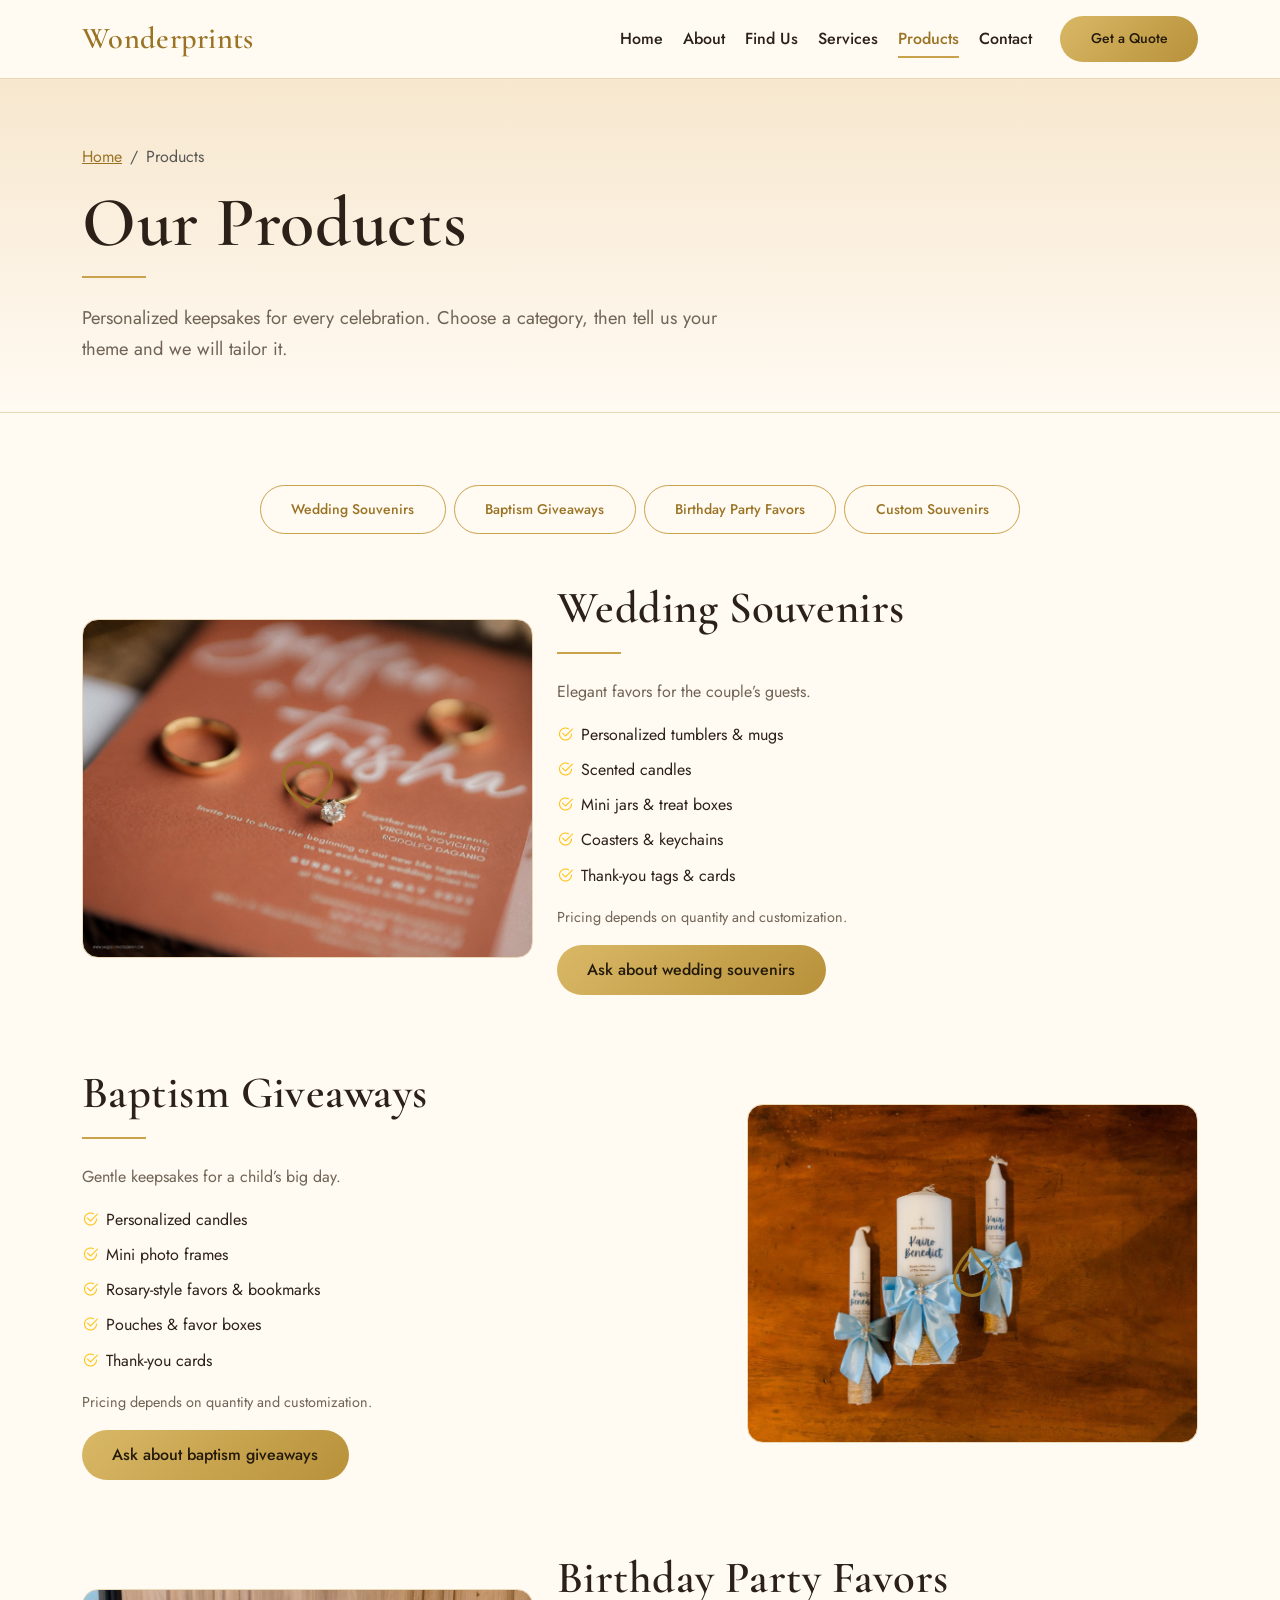
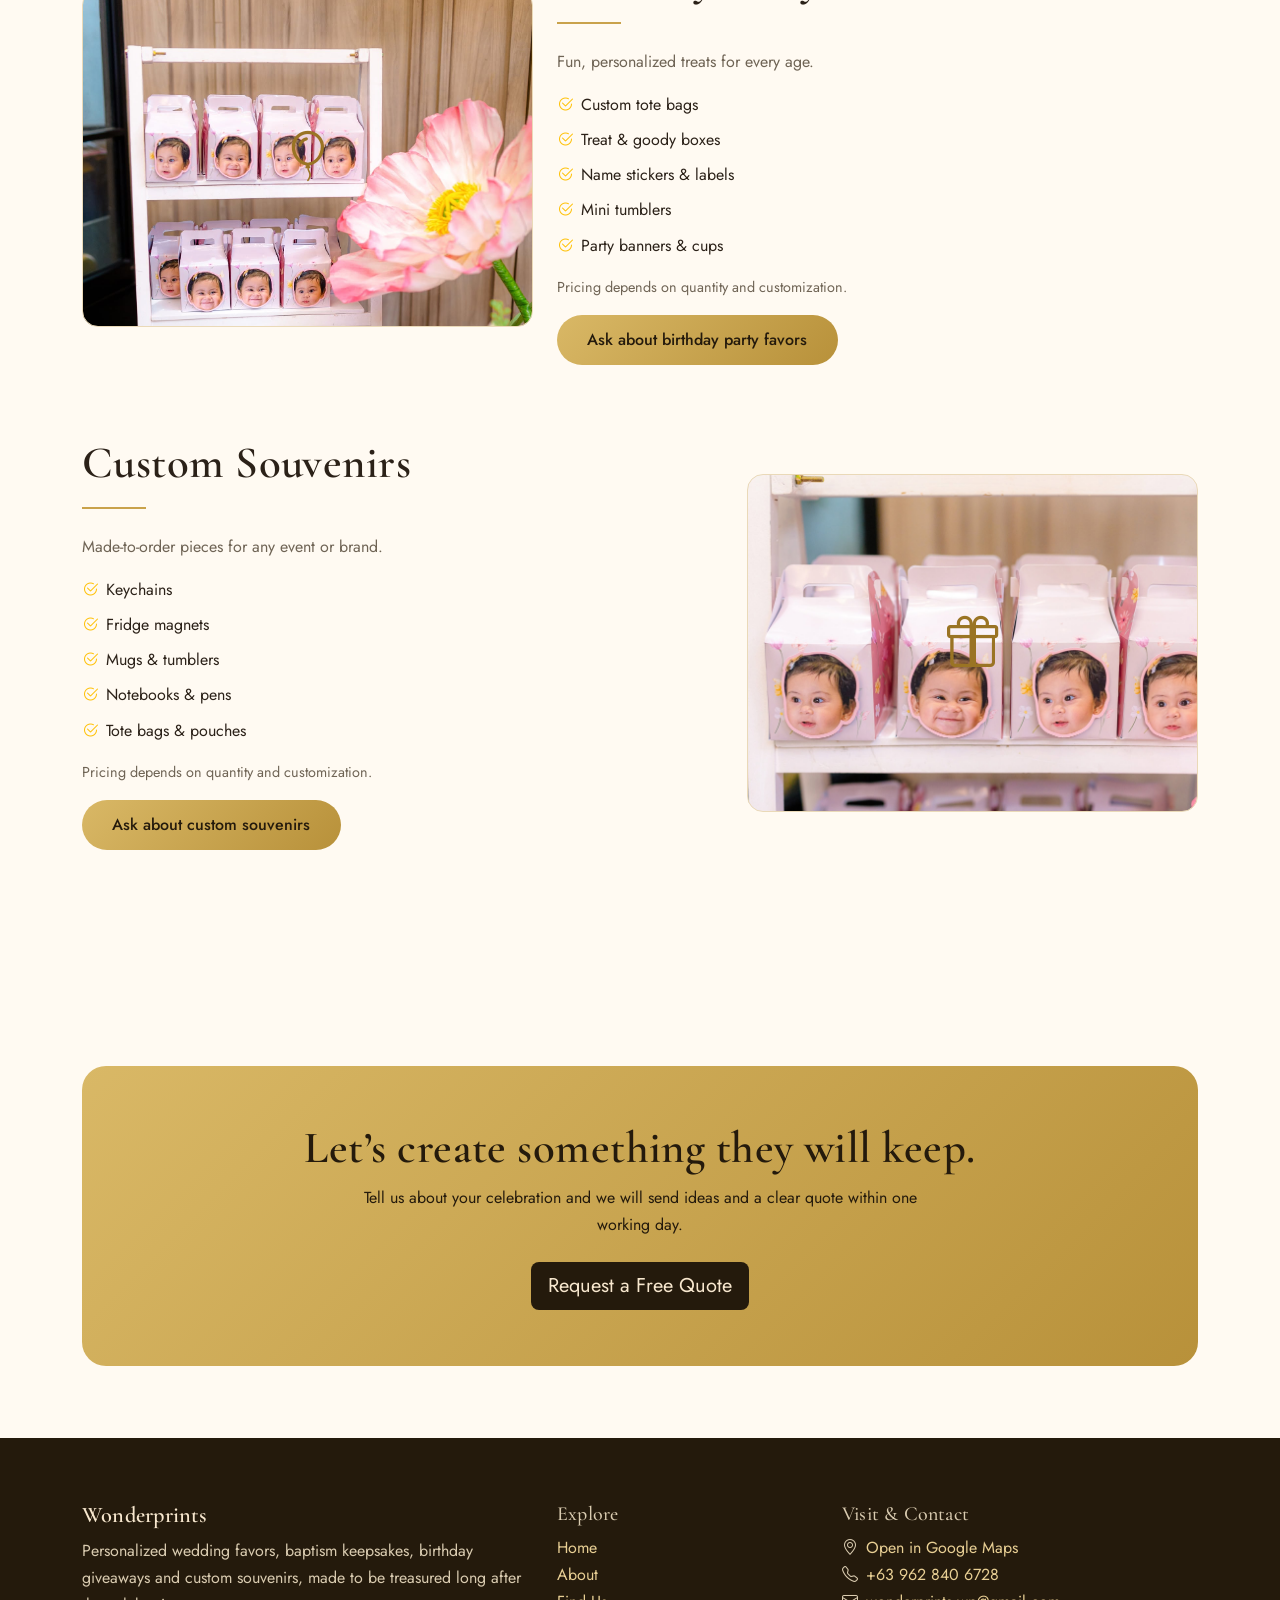
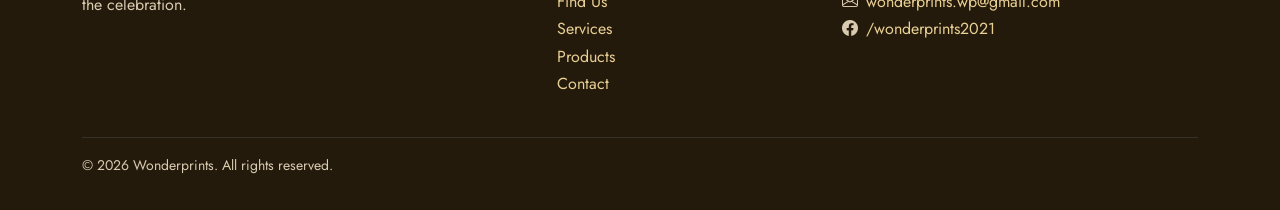
<file: products.html>
<!DOCTYPE html>
<html lang="en">
<head>
<meta charset="utf-8">
<meta name="viewport" content="width=device-width, initial-scale=1">
<title>Products | Wedding, Baptism &amp; Birthday Souvenirs | Wonderprints</title>
<meta name="description" content="Browse personalized wedding souvenirs, baptism giveaways, birthday party favors and custom keepsakes. Candles, tumblers, keychains, totes and more. Request a quote.">
<meta name="robots" content="index, follow">
<link rel="canonical" href="https://www.wonderprints.example/products.html">
<meta property="og:type" content="website">
<meta property="og:site_name" content="Wonderprints">
<meta property="og:title" content="Products | Wedding, Baptism &amp; Birthday Souvenirs | Wonderprints">
<meta property="og:description" content="Browse personalized wedding souvenirs, baptism giveaways, birthday party favors and custom keepsakes. Candles, tumblers, keychains, totes and more. Request a quote.">
<meta property="og:url" content="https://www.wonderprints.example/products.html">
<meta property="og:image" content="https://www.wonderprints.example/images/og-cover.jpg">
<meta name="twitter:card" content="summary_large_image">
<meta name="theme-color" content="#c9a24b">
<link rel="icon" href="images/favicon.png">
<link rel="preconnect" href="https://fonts.googleapis.com">
<link rel="preconnect" href="https://fonts.gstatic.com" crossorigin>
<link href="https://fonts.googleapis.com/css2?family=Cormorant+Garamond:wght@500;600;700&family=Jost:wght@400;500&display=swap" rel="stylesheet">
<link href="https://cdn.jsdelivr.net/npm/bootstrap@5.3.3/dist/css/bootstrap.min.css" rel="stylesheet">
<link href="https://cdn.jsdelivr.net/npm/bootstrap-icons@1.11.3/font/bootstrap-icons.min.css" rel="stylesheet">
<link href="css/style.css" rel="stylesheet">
</head>
<body>
<a class="skip-link" href="#main">Skip to content</a>
<nav class="navbar navbar-expand-lg sticky-top" aria-label="Main navigation">
 <div class="container">
  <a class="navbar-brand" href="index.html">Wonderprints</a>
  <button class="navbar-toggler" type="button" data-bs-toggle="collapse" data-bs-target="#nav" aria-controls="nav" aria-expanded="false" aria-label="Toggle navigation"><span class="navbar-toggler-icon"></span></button>
  <div class="collapse navbar-collapse" id="nav">
   <ul class="navbar-nav ms-auto align-items-lg-center gap-lg-1">
    <li class="nav-item"><a class="nav-link" href="index.html">Home</a></li>
    <li class="nav-item"><a class="nav-link" href="about.html">About</a></li>
    <li class="nav-item"><a class="nav-link" href="map.html">Find Us</a></li>
    <li class="nav-item"><a class="nav-link" href="services.html">Services</a></li>
    <li class="nav-item"><a class="nav-link active" href="products.html" aria-current="page">Products</a></li>
    <li class="nav-item"><a class="nav-link" href="contact.html">Contact</a></li>
    <li class="nav-item ms-lg-3 mt-2 mt-lg-0"><a class="btn btn-gold btn-sm" href="contact.html">Get a Quote</a></li>
   </ul>
  </div>
 </div>
</nav>
<main id="main">
<header class="page-hero"><div class="container">
 <nav aria-label="breadcrumb"><ol class="breadcrumb small"><li class="breadcrumb-item"><a href="index.html">Home</a></li><li class="breadcrumb-item active" aria-current="page">Products</li></ol></nav>
 <h1>Our Products</h1><div class="divider"></div><p>Personalized keepsakes for every celebration. Choose a category, then tell us your theme and we will tailor it.</p></div></header>
<section class="section"><div class="container">
<ul class="nav nav-pills justify-content-center gap-2 mb-5" aria-label="Product categories">
 <li class="nav-item"><a class="btn btn-outline-gold btn-sm" href="#wedding">Wedding Souvenirs</a></li>
 <li class="nav-item"><a class="btn btn-outline-gold btn-sm" href="#baptism">Baptism Giveaways</a></li>
 <li class="nav-item"><a class="btn btn-outline-gold btn-sm" href="#birthday">Birthday Party Favors</a></li>
 <li class="nav-item"><a class="btn btn-outline-gold btn-sm" href="#souvenirs">Custom Souvenirs</a></li>
</ul>
<div id="wedding" class="row g-4 align-items-center mb-5 pb-4">
 <div class="col-lg-5"><div class="ph ph-wedding" role="img" aria-label="Photo placeholder: wedding souvenirs"><i class="bi bi-heart"></i></div></div>
 <div class="col-lg-7"><h2>Wedding Souvenirs</h2><div class="divider"></div><p class="text-muted-2">Elegant favors for the couple&rsquo;s guests.</p>
  <ul class="list-unstyled">
   <li class="mb-2"><i class="bi bi-check2-circle text-warning me-2"></i>Personalized tumblers &amp; mugs</li>
   <li class="mb-2"><i class="bi bi-check2-circle text-warning me-2"></i>Scented candles</li>
   <li class="mb-2"><i class="bi bi-check2-circle text-warning me-2"></i>Mini jars &amp; treat boxes</li>
   <li class="mb-2"><i class="bi bi-check2-circle text-warning me-2"></i>Coasters &amp; keychains</li>
   <li class="mb-2"><i class="bi bi-check2-circle text-warning me-2"></i>Thank-you tags &amp; cards</li>
  </ul>
  <p class="price-note">Pricing depends on quantity and customization.</p>
  <a class="btn btn-gold" href="contact.html">Ask about wedding souvenirs</a></div>
</div>
<div id="baptism" class="row g-4 align-items-center mb-5 pb-4">
 <div class="col-lg-5 order-lg-2"><div class="ph ph-bapt" role="img" aria-label="Photo placeholder: baptism giveaways"><i class="bi bi-droplet"></i></div></div>
 <div class="col-lg-7"><h2>Baptism Giveaways</h2><div class="divider"></div><p class="text-muted-2">Gentle keepsakes for a child&rsquo;s big day.</p>
  <ul class="list-unstyled">
   <li class="mb-2"><i class="bi bi-check2-circle text-warning me-2"></i>Personalized candles</li>
   <li class="mb-2"><i class="bi bi-check2-circle text-warning me-2"></i>Mini photo frames</li>
   <li class="mb-2"><i class="bi bi-check2-circle text-warning me-2"></i>Rosary-style favors &amp; bookmarks</li>
   <li class="mb-2"><i class="bi bi-check2-circle text-warning me-2"></i>Pouches &amp; favor boxes</li>
   <li class="mb-2"><i class="bi bi-check2-circle text-warning me-2"></i>Thank-you cards</li>
  </ul>
  <p class="price-note">Pricing depends on quantity and customization.</p>
  <a class="btn btn-gold" href="contact.html">Ask about baptism giveaways</a></div>
</div>
<div id="birthday" class="row g-4 align-items-center mb-5 pb-4">
 <div class="col-lg-5"><div class="ph ph-bday" role="img" aria-label="Photo placeholder: birthday party favors"><i class="bi bi-balloon"></i></div></div>
 <div class="col-lg-7"><h2>Birthday Party Favors</h2><div class="divider"></div><p class="text-muted-2">Fun, personalized treats for every age.</p>
  <ul class="list-unstyled">
   <li class="mb-2"><i class="bi bi-check2-circle text-warning me-2"></i>Custom tote bags</li>
   <li class="mb-2"><i class="bi bi-check2-circle text-warning me-2"></i>Treat &amp; goody boxes</li>
   <li class="mb-2"><i class="bi bi-check2-circle text-warning me-2"></i>Name stickers &amp; labels</li>
   <li class="mb-2"><i class="bi bi-check2-circle text-warning me-2"></i>Mini tumblers</li>
   <li class="mb-2"><i class="bi bi-check2-circle text-warning me-2"></i>Party banners &amp; cups</li>
  </ul>
  <p class="price-note">Pricing depends on quantity and customization.</p>
  <a class="btn btn-gold" href="contact.html">Ask about birthday party favors</a></div>
</div>
<div id="souvenirs" class="row g-4 align-items-center mb-5 pb-4">
 <div class="col-lg-5 order-lg-2"><div class="ph ph-custom" role="img" aria-label="Photo placeholder: custom souvenirs"><i class="bi bi-gift"></i></div></div>
 <div class="col-lg-7"><h2>Custom Souvenirs</h2><div class="divider"></div><p class="text-muted-2">Made-to-order pieces for any event or brand.</p>
  <ul class="list-unstyled">
   <li class="mb-2"><i class="bi bi-check2-circle text-warning me-2"></i>Keychains</li>
   <li class="mb-2"><i class="bi bi-check2-circle text-warning me-2"></i>Fridge magnets</li>
   <li class="mb-2"><i class="bi bi-check2-circle text-warning me-2"></i>Mugs &amp; tumblers</li>
   <li class="mb-2"><i class="bi bi-check2-circle text-warning me-2"></i>Notebooks &amp; pens</li>
   <li class="mb-2"><i class="bi bi-check2-circle text-warning me-2"></i>Tote bags &amp; pouches</li>
  </ul>
  <p class="price-note">Pricing depends on quantity and customization.</p>
  <a class="btn btn-gold" href="contact.html">Ask about custom souvenirs</a></div>
</div>
</div></section>
<section class="section"><div class="container"><div class="cta-band">
 <h2>Let&rsquo;s create something they will keep.</h2>
 <p class="mb-4 mx-auto" style="max-width:36rem">Tell us about your celebration and we will send ideas and a clear quote within one working day.</p>
 <a class="btn btn-lg" href="contact.html">Request a Free Quote</a></div></div></section>
</main>
<footer>
 <div class="container">
  <div class="row g-4">
   <div class="col-lg-5">
    <h3>Wonderprints</h3>
    <p>Personalized wedding favors, baptism keepsakes, birthday giveaways and custom souvenirs, made to be treasured long after the celebration.</p>
   </div>
   <div class="col-6 col-lg-3"><h3 class="h5">Explore</h3><ul class="list-unstyled"><li><a href="index.html">Home</a></li><li><a href="about.html">About</a></li><li><a href="map.html">Find Us</a></li><li><a href="services.html">Services</a></li><li><a href="products.html">Products</a></li><li><a href="contact.html">Contact</a></li></ul></div>
   <div class="col-6 col-lg-4">
    <h3 class="h5">Visit &amp; Contact</h3>
    <ul class="list-unstyled">
     <li><i class="bi bi-geo-alt me-2"></i><a href="https://maps.app.goo.gl/F9HkmgFU5rPrVmsD6" target="_blank" rel="noopener">Open in Google Maps</a></li>
     <li><i class="bi bi-telephone me-2"></i><a href="tel:+639628406728">+63 962 840 6728</a></li>
     <li><i class="bi bi-envelope me-2"></i><a href="mailto:wonderprints.wp@gmail.com">wonderprints.wp@gmail.com</a></li>
     <li><i class="bi bi-facebook me-2"></i><a href="https://www.facebook.com/wonderprints2021" target="_blank">/wonderprints2021</a></li>
    </ul>
   </div>
  </div>
  <hr class="border-secondary mt-4">
  <p class="small mb-0">&copy; <span id="year">2026</span> Wonderprints. All rights reserved.</p>
 </div>
</footer>
<script src="https://cdn.jsdelivr.net/npm/bootstrap@5.3.3/dist/js/bootstrap.bundle.min.js"></script>
<script src="js/main.js"></script>
</body>
</html>
</file>
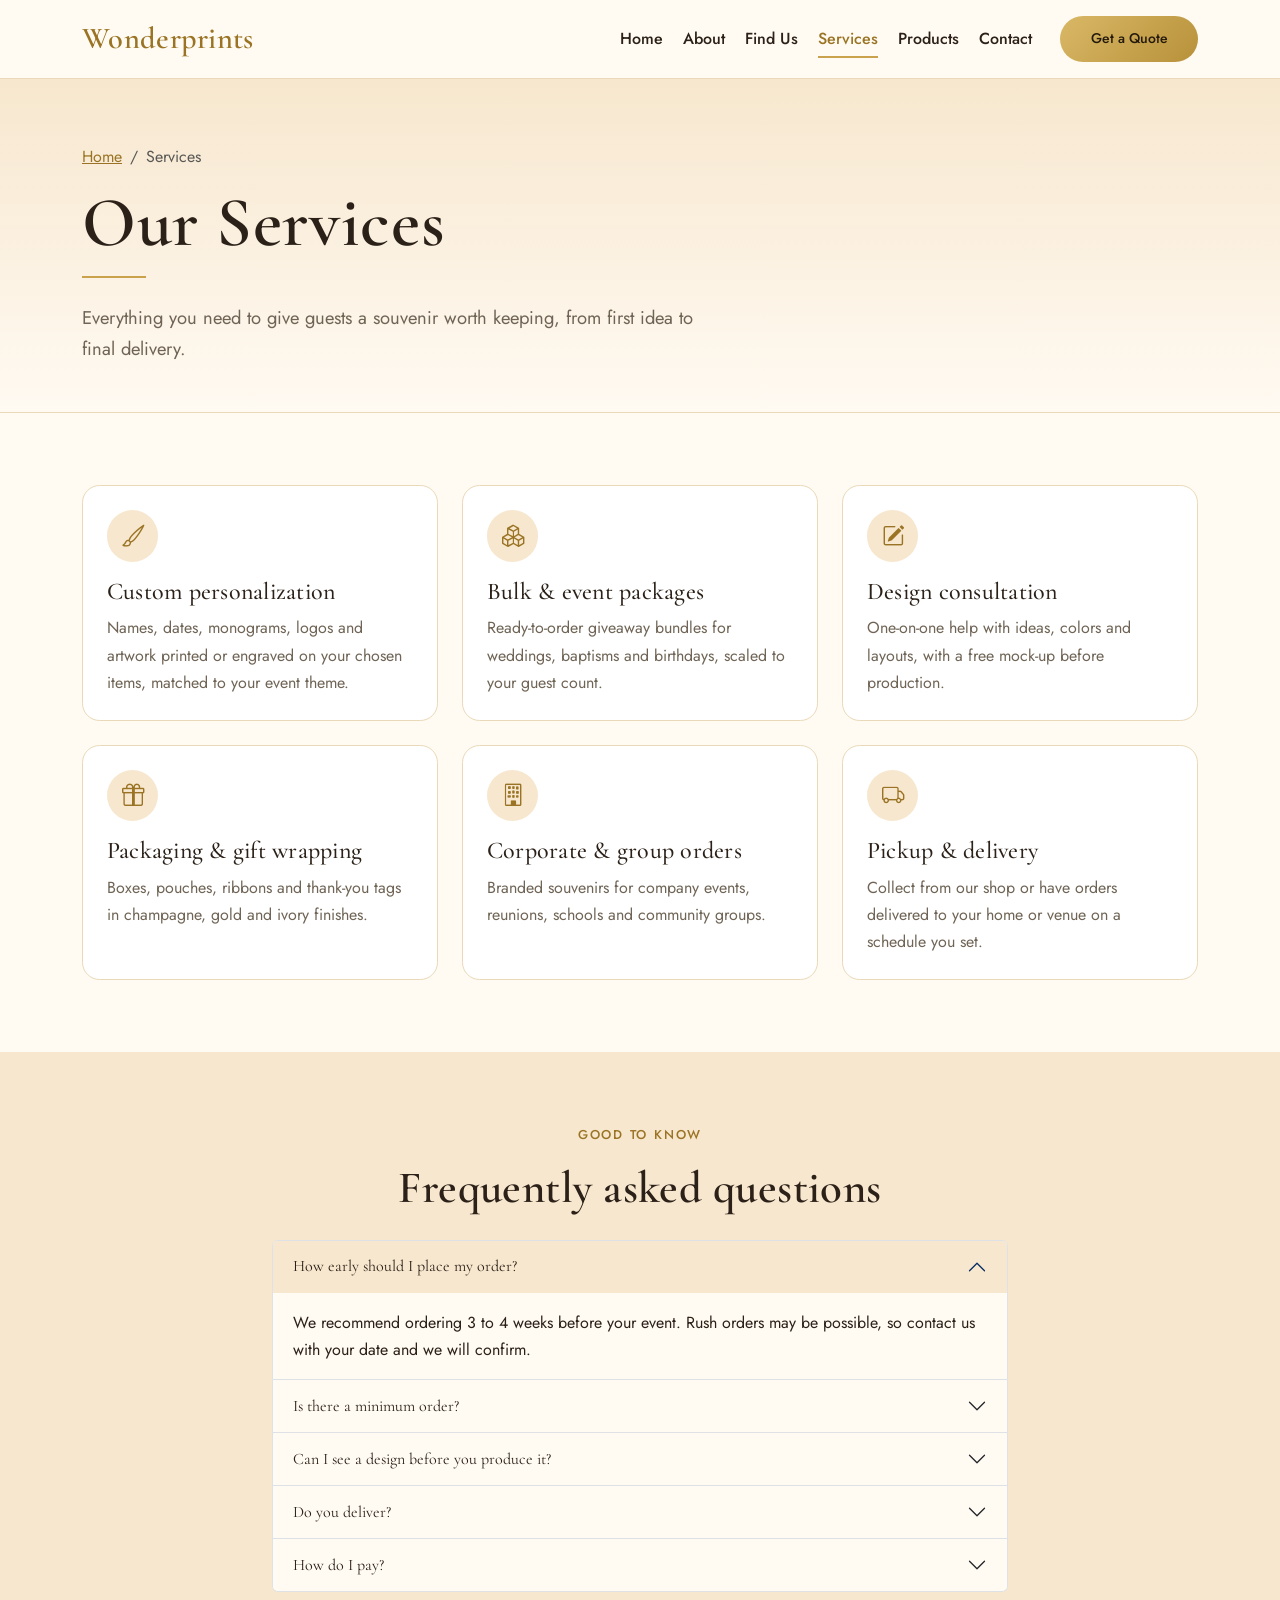
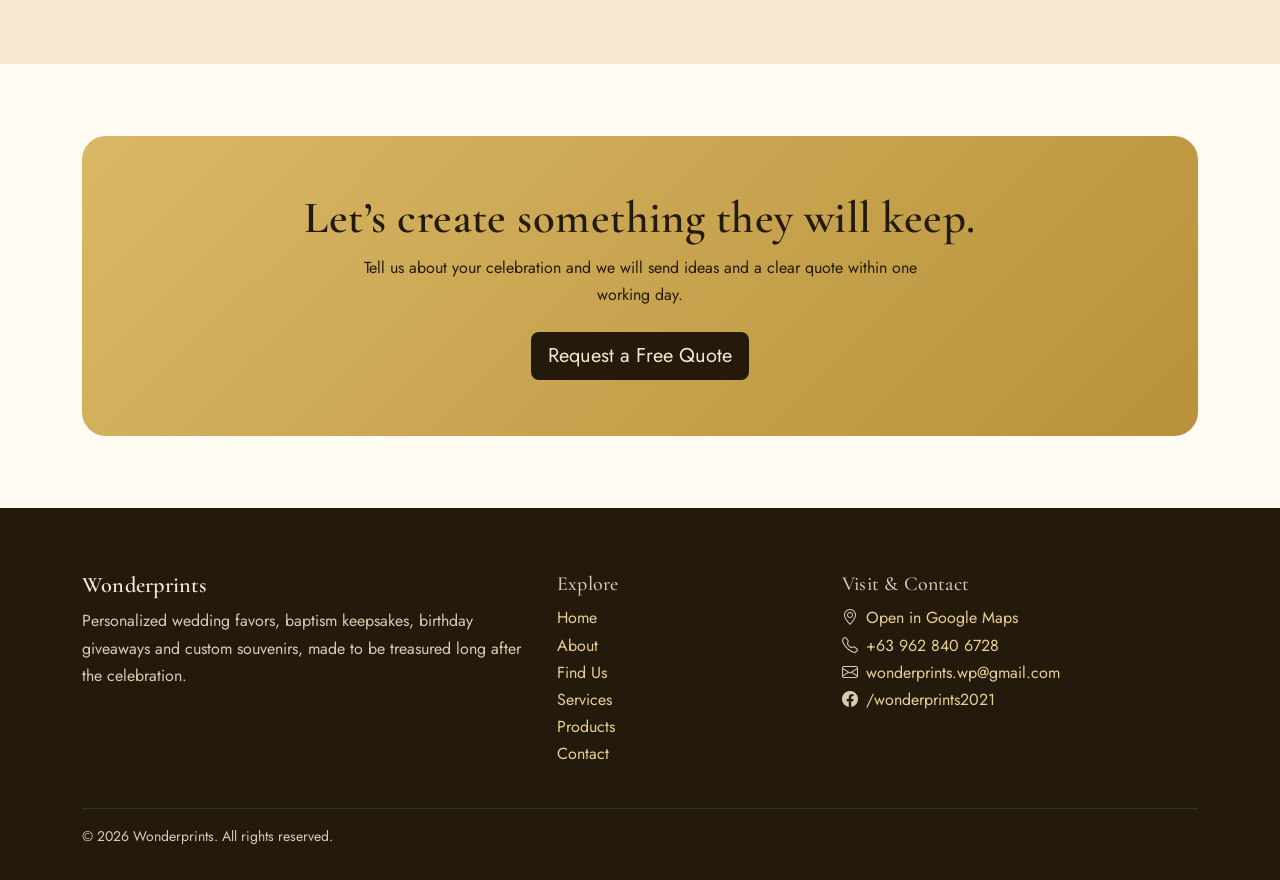
<file: services.html>
<!DOCTYPE html>
<html lang="en">
<head>
<meta charset="utf-8">
<meta name="viewport" content="width=device-width, initial-scale=1">
<title>Services | Custom Souvenirs, Bulk Orders &amp; Packaging | Wonderprints</title>
<meta name="description" content="Personalization, bulk event packages, design mock-ups, gift packaging and delivery for weddings, baptisms, birthdays and corporate events. See how Wonderprints works.">
<meta name="robots" content="index, follow">
<link rel="canonical" href="https://www.wonderprints.example/services.html">
<meta property="og:type" content="website">
<meta property="og:site_name" content="Wonderprints">
<meta property="og:title" content="Services | Custom Souvenirs, Bulk Orders &amp; Packaging | Wonderprints">
<meta property="og:description" content="Personalization, bulk event packages, design mock-ups, gift packaging and delivery for weddings, baptisms, birthdays and corporate events. See how Wonderprints works.">
<meta property="og:url" content="https://www.wonderprints.example/services.html">
<meta property="og:image" content="https://www.wonderprints.example/images/og-cover.jpg">
<meta name="twitter:card" content="summary_large_image">
<meta name="theme-color" content="#c9a24b">
<link rel="icon" href="images/favicon.png">
<link rel="preconnect" href="https://fonts.googleapis.com">
<link rel="preconnect" href="https://fonts.gstatic.com" crossorigin>
<link href="https://fonts.googleapis.com/css2?family=Cormorant+Garamond:wght@500;600;700&family=Jost:wght@400;500&display=swap" rel="stylesheet">
<link href="https://cdn.jsdelivr.net/npm/bootstrap@5.3.3/dist/css/bootstrap.min.css" rel="stylesheet">
<link href="https://cdn.jsdelivr.net/npm/bootstrap-icons@1.11.3/font/bootstrap-icons.min.css" rel="stylesheet">
<link href="css/style.css" rel="stylesheet">
<script type="application/ld+json">
{
 "@context": "https://schema.org",
 "@type": "FAQPage",
 "mainEntity": [
  {
   "@type": "Question",
   "name": "How early should I place my order?",
   "acceptedAnswer": {
    "@type": "Answer",
    "text": "We recommend ordering 3 to 4 weeks before your event. Rush orders may be possible, so contact us with your date and we will confirm."
   }
  },
  {
   "@type": "Question",
   "name": "Is there a minimum order?",
   "acceptedAnswer": {
    "@type": "Answer",
    "text": "Minimums depend on the product. Many items start at small quantities. Send us your guest count and we will recommend the best option."
   }
  },
  {
   "@type": "Question",
   "name": "Can I see a design before you produce it?",
   "acceptedAnswer": {
    "@type": "Answer",
    "text": "Yes. Every order includes a free digital mock-up, and we revise it until you approve."
   }
  },
  {
   "@type": "Question",
   "name": "Do you deliver?",
   "acceptedAnswer": {
    "@type": "Answer",
    "text": "Yes. You can pick up from our shop or request delivery. Fees depend on location and order size."
   }
  },
  {
   "@type": "Question",
   "name": "How do I pay?",
   "acceptedAnswer": {
    "@type": "Answer",
    "text": "A down payment confirms your order, with the balance due before pickup or delivery. We will share accepted payment methods in your quote."
   }
  }
 ]
}
</script>
</head>
<body>
<a class="skip-link" href="#main">Skip to content</a>
<nav class="navbar navbar-expand-lg sticky-top" aria-label="Main navigation">
 <div class="container">
  <a class="navbar-brand" href="index.html">Wonderprints</a>
  <button class="navbar-toggler" type="button" data-bs-toggle="collapse" data-bs-target="#nav" aria-controls="nav" aria-expanded="false" aria-label="Toggle navigation"><span class="navbar-toggler-icon"></span></button>
  <div class="collapse navbar-collapse" id="nav">
   <ul class="navbar-nav ms-auto align-items-lg-center gap-lg-1">
    <li class="nav-item"><a class="nav-link" href="index.html">Home</a></li>
    <li class="nav-item"><a class="nav-link" href="about.html">About</a></li>
    <li class="nav-item"><a class="nav-link" href="map.html">Find Us</a></li>
    <li class="nav-item"><a class="nav-link active" href="services.html" aria-current="page">Services</a></li>
    <li class="nav-item"><a class="nav-link" href="products.html">Products</a></li>
    <li class="nav-item"><a class="nav-link" href="contact.html">Contact</a></li>
    <li class="nav-item ms-lg-3 mt-2 mt-lg-0"><a class="btn btn-gold btn-sm" href="contact.html">Get a Quote</a></li>
   </ul>
  </div>
 </div>
</nav>
<main id="main">
<header class="page-hero"><div class="container">
 <nav aria-label="breadcrumb"><ol class="breadcrumb small"><li class="breadcrumb-item"><a href="index.html">Home</a></li><li class="breadcrumb-item active" aria-current="page">Services</li></ol></nav>
 <h1>Our Services</h1><div class="divider"></div><p>Everything you need to give guests a souvenir worth keeping, from first idea to final delivery.</p></div></header>
<section class="section"><div class="container"><div class="row g-4">
 <div class="col-md-6 col-lg-4"><div class="card-gold p-4"><span class="icon-circle mb-3"><i class="bi bi-brush"></i></span><h2 class="h4">Custom personalization</h2><p class="text-muted-2 mb-0">Names, dates, monograms, logos and artwork printed or engraved on your chosen items, matched to your event theme.</p></div></div>
 <div class="col-md-6 col-lg-4"><div class="card-gold p-4"><span class="icon-circle mb-3"><i class="bi bi-boxes"></i></span><h2 class="h4">Bulk &amp; event packages</h2><p class="text-muted-2 mb-0">Ready-to-order giveaway bundles for weddings, baptisms and birthdays, scaled to your guest count.</p></div></div>
 <div class="col-md-6 col-lg-4"><div class="card-gold p-4"><span class="icon-circle mb-3"><i class="bi bi-pencil-square"></i></span><h2 class="h4">Design consultation</h2><p class="text-muted-2 mb-0">One-on-one help with ideas, colors and layouts, with a free mock-up before production.</p></div></div>
 <div class="col-md-6 col-lg-4"><div class="card-gold p-4"><span class="icon-circle mb-3"><i class="bi bi-gift"></i></span><h2 class="h4">Packaging &amp; gift wrapping</h2><p class="text-muted-2 mb-0">Boxes, pouches, ribbons and thank-you tags in champagne, gold and ivory finishes.</p></div></div>
 <div class="col-md-6 col-lg-4"><div class="card-gold p-4"><span class="icon-circle mb-3"><i class="bi bi-building"></i></span><h2 class="h4">Corporate &amp; group orders</h2><p class="text-muted-2 mb-0">Branded souvenirs for company events, reunions, schools and community groups.</p></div></div>
 <div class="col-md-6 col-lg-4"><div class="card-gold p-4"><span class="icon-circle mb-3"><i class="bi bi-truck"></i></span><h2 class="h4">Pickup &amp; delivery</h2><p class="text-muted-2 mb-0">Collect from our shop or have orders delivered to your home or venue on a schedule you set.</p></div></div>
</div></div></section>
<section class="section section-alt"><div class="container"><div class="row justify-content-center"><div class="col-lg-8">
<div class="text-center mb-4"><p class="eyebrow">Good to know</p><h2>Frequently asked questions</h2></div>
<div class="accordion" id="faq">
<div class="accordion-item"><h3 class="accordion-header"><button class="accordion-button" type="button" data-bs-toggle="collapse" data-bs-target="#f0" aria-expanded="true" aria-controls="f0">How early should I place my order?</button></h3>
<div id="f0" class="accordion-collapse collapse show" data-bs-parent="#faq"><div class="accordion-body">We recommend ordering 3 to 4 weeks before your event. Rush orders may be possible, so contact us with your date and we will confirm.</div></div></div>
<div class="accordion-item"><h3 class="accordion-header"><button class="accordion-button collapsed" type="button" data-bs-toggle="collapse" data-bs-target="#f1" aria-expanded="false" aria-controls="f1">Is there a minimum order?</button></h3>
<div id="f1" class="accordion-collapse collapse" data-bs-parent="#faq"><div class="accordion-body">Minimums depend on the product. Many items start at small quantities. Send us your guest count and we will recommend the best option.</div></div></div>
<div class="accordion-item"><h3 class="accordion-header"><button class="accordion-button collapsed" type="button" data-bs-toggle="collapse" data-bs-target="#f2" aria-expanded="false" aria-controls="f2">Can I see a design before you produce it?</button></h3>
<div id="f2" class="accordion-collapse collapse" data-bs-parent="#faq"><div class="accordion-body">Yes. Every order includes a free digital mock-up, and we revise it until you approve.</div></div></div>
<div class="accordion-item"><h3 class="accordion-header"><button class="accordion-button collapsed" type="button" data-bs-toggle="collapse" data-bs-target="#f3" aria-expanded="false" aria-controls="f3">Do you deliver?</button></h3>
<div id="f3" class="accordion-collapse collapse" data-bs-parent="#faq"><div class="accordion-body">Yes. You can pick up from our shop or request delivery. Fees depend on location and order size.</div></div></div>
<div class="accordion-item"><h3 class="accordion-header"><button class="accordion-button collapsed" type="button" data-bs-toggle="collapse" data-bs-target="#f4" aria-expanded="false" aria-controls="f4">How do I pay?</button></h3>
<div id="f4" class="accordion-collapse collapse" data-bs-parent="#faq"><div class="accordion-body">A down payment confirms your order, with the balance due before pickup or delivery. We will share accepted payment methods in your quote.</div></div></div>
</div></div></div></div></section>
<section class="section"><div class="container"><div class="cta-band">
 <h2>Let&rsquo;s create something they will keep.</h2>
 <p class="mb-4 mx-auto" style="max-width:36rem">Tell us about your celebration and we will send ideas and a clear quote within one working day.</p>
 <a class="btn btn-lg" href="contact.html">Request a Free Quote</a></div></div></section>
</main>
<footer>
 <div class="container">
  <div class="row g-4">
   <div class="col-lg-5">
    <h3>Wonderprints</h3>
    <p>Personalized wedding favors, baptism keepsakes, birthday giveaways and custom souvenirs, made to be treasured long after the celebration.</p>
   </div>
   <div class="col-6 col-lg-3"><h3 class="h5">Explore</h3><ul class="list-unstyled"><li><a href="index.html">Home</a></li><li><a href="about.html">About</a></li><li><a href="map.html">Find Us</a></li><li><a href="services.html">Services</a></li><li><a href="products.html">Products</a></li><li><a href="contact.html">Contact</a></li></ul></div>
   <div class="col-6 col-lg-4">
    <h3 class="h5">Visit &amp; Contact</h3>
    <ul class="list-unstyled">
     <li><i class="bi bi-geo-alt me-2"></i><a href="https://maps.app.goo.gl/F9HkmgFU5rPrVmsD6" target="_blank" rel="noopener">Open in Google Maps</a></li>
     <li><i class="bi bi-telephone me-2"></i><a href="tel:+639628406728">+63 962 840 6728</a></li>
     <li><i class="bi bi-envelope me-2"></i><a href="mailto:wonderprints.wp@gmail.com">wonderprints.wp@gmail.com</a></li>
     <li><i class="bi bi-facebook me-2"></i><a href="https://www.facebook.com/wonderprints2021" target="_blank">/wonderprints2021</a></li>
    </ul>
   </div>
  </div>
  <hr class="border-secondary mt-4">
  <p class="small mb-0">&copy; <span id="year">2026</span> Wonderprints. All rights reserved.</p>
 </div>
</footer>
<script src="https://cdn.jsdelivr.net/npm/bootstrap@5.3.3/dist/js/bootstrap.bundle.min.js"></script>
<script src="js/main.js"></script>
</body>
</html>
</file>
<file: css/style.css>
:root{
  --champagne:#f7e7ce; --ivory:#fffaf2; --gold:#c9a24b; --gold-deep:#9a7424; --ink:#2b2118; --muted:#6f6455; --line:#ead9b8;
  --bs-body-font-family:'Jost',system-ui,sans-serif; --bs-body-color:var(--ink); --bs-body-bg:var(--ivory);
}
body{font-family:'Jost',system-ui,sans-serif;font-weight:400;line-height:1.7;color:var(--ink);background:var(--ivory)}
h1,h2,h3,h4,.navbar-brand{font-family:'Cormorant Garamond',Georgia,serif;font-weight:600;letter-spacing:.01em;color:var(--ink)}
h1{font-size:clamp(2.6rem,6vw,4.4rem);line-height:1.05}
h2{font-size:clamp(2rem,4vw,2.8rem)}
a{color:var(--gold-deep)}
.text-muted-2{color:var(--muted)}
.skip-link{position:absolute;left:-999px;top:0;background:var(--ink);color:#fff;padding:.6rem 1rem;z-index:2000}
.skip-link:focus{left:0}
:focus-visible{outline:3px solid var(--gold);outline-offset:3px}

.navbar{background:rgba(255,250,242,.96);backdrop-filter:blur(8px);border-bottom:1px solid var(--line)}
.navbar-brand{font-size:1.9rem;color:var(--gold-deep)!important}
.nav-link{color:var(--ink)!important;font-weight:500;position:relative}
.nav-link.active,.nav-link:hover{color:var(--gold-deep)!important}
.nav-link.active::after{content:"";position:absolute;left:.5rem;right:.5rem;bottom:2px;height:2px;background:var(--gold)}

.btn-gold{background:linear-gradient(135deg,#d9b866,#b8913a);color:#241a0c;border:0;font-weight:500;padding:.8rem 1.9rem;border-radius:50rem;transition:transform .2s,box-shadow .2s}
.btn-gold:hover{color:#241a0c;transform:translateY(-2px);box-shadow:0 10px 24px -10px #9a7424}
.btn-outline-gold{border:1px solid var(--gold);color:var(--gold-deep);padding:.8rem 1.9rem;border-radius:50rem;font-weight:500}
.btn-outline-gold:hover{background:var(--gold);color:#241a0c}

.hero{background:radial-gradient(circle at 85% 20%,rgba(201,162,75,.28),transparent 45%),linear-gradient(180deg,var(--champagne),var(--ivory));padding:5.5rem 0 5rem}
.hero .lead{max-width:34rem;color:var(--muted);font-size:1.2rem}
.page-hero{background:linear-gradient(180deg,var(--champagne),var(--ivory));padding:4rem 0 3rem;border-bottom:1px solid var(--line)}
.page-hero p{max-width:40rem;color:var(--muted);font-size:1.15rem;margin:0}
.eyebrow{color:var(--gold-deep);font-weight:500;letter-spacing:.14em;text-transform:uppercase;font-size:.8rem}
section{scroll-margin-top:90px}
.section{padding:4.5rem 0}
.section-alt{background:var(--champagne)}

.ph{aspect-ratio:4/3;border-radius:1rem;display:flex;align-items:center;justify-content:center;font-size:3.2rem;color:var(--gold-deep);
  background-image: url('../images/banner-image.jpg');border:1px solid var(--line);background-size: cover;}
.ph.tall{aspect-ratio:4/5}
.ph-bday {
  background-image: url('../images/birthday.jpg') !important;border:1px solid var(--line);background-size: cover;
}
.ph-bapt {
  background-image: url('../images/baptism.jpg') !important;border:1px solid var(--line);background-size: cover;
}
.ph-wedding {
  background-image: url('../images/wedding.jpg') !important;border:1px solid var(--line);background-size: cover;
}
.ph-custom {
  background-image: url('../images/custom.jpg') !important;border:1px solid var(--line);background-size: cover;
}
.card-gold{background:#fff;border:1px solid var(--line);border-radius:1.1rem;height:100%;transition:box-shadow .25s,transform .25s}
.card-gold:hover{box-shadow:0 18px 36px -22px rgba(154,116,36,.6);transform:translateY(-3px)}
.icon-circle{width:3.2rem;height:3.2rem;border-radius:50%;background:var(--champagne);color:var(--gold-deep);display:inline-flex;align-items:center;justify-content:center;font-size:1.4rem}
.divider{width:64px;height:2px;background:var(--gold);margin:1rem 0 1.5rem}
.step-num{font-family:'Cormorant Garamond',serif;font-size:2.6rem;color:var(--gold);line-height:1}
.price-note{font-size:.9rem;color:var(--muted)}
.accordion-button:not(.collapsed){background:var(--champagne);color:var(--ink);box-shadow:none}
.accordion-button:focus{box-shadow:0 0 0 .2rem rgba(201,162,75,.4)}
.map-frame{border:0;width:100%;height:460px;border-radius:1rem}
.form-control,.form-select{border-color:var(--line);padding:.75rem 1rem}
.form-control:focus,.form-select:focus{border-color:var(--gold);box-shadow:0 0 0 .2rem rgba(201,162,75,.3)}

.cta-band{background:linear-gradient(135deg,#d9b866,#b8913a);color:#241a0c;border-radius:1.5rem;padding:3.5rem 1.5rem;text-align:center}
.cta-band h2{color:#241a0c}
.cta-band .btn{background:#241a0c;color:#f7e7ce}
footer{background:#241a0c;color:#d9cbb0;padding:4rem 0 2rem}
footer h3{color:var(--champagne);font-size:1.4rem}
footer a{color:#e8cf94;text-decoration:none}
footer a:hover{color:#fff;text-decoration:underline}
@media (prefers-reduced-motion:reduce){*{transition:none!important;scroll-behavior:auto!important}}

/* ---------- Parallax scrolling backgrounds ----------
   To use a real photo: <div class="parallax-bg has-img" style="--bg-img:url('images/your-photo.jpg')" data-parallax></div>  */
.hero,.page-hero,.banner{position:relative;overflow:hidden;isolation:isolate}
.parallax-bg{position:absolute;inset:-20% 0;z-index:-1;pointer-events:none;will-change:transform;
  background-color:transparent;background-size:cover;background-position:center;
  background-image:var(--bg-img,
    radial-gradient(circle at 12% 28%,rgba(201,162,75,.30),transparent 170px),
    radial-gradient(circle at 78% 18%,rgba(217,184,102,.32),transparent 220px),
    radial-gradient(circle at 60% 72%,rgba(201,162,75,.22),transparent 190px),
    radial-gradient(circle at 25% 85%,rgba(217,184,102,.26),transparent 150px))}
.parallax-bg.has-img::after{content:"";position:absolute;inset:0;background:linear-gradient(180deg,rgba(255,250,242,.82),rgba(247,231,206,.88))}
.banner{padding:7rem 0;color:#fff;text-align:center;background:#2b2013}
.banner h2{color:#fff;max-width:22ch;margin:0 auto 1rem}
.banner p{color:#ecdcb8;max-width:38rem;margin:0 auto 2rem;font-size:1.15rem}
.banner .parallax-bg.has-img::after{background:rgba(36,26,12,.6)}
@media (max-width:767px){.banner{padding:5rem 0}}
</file>
